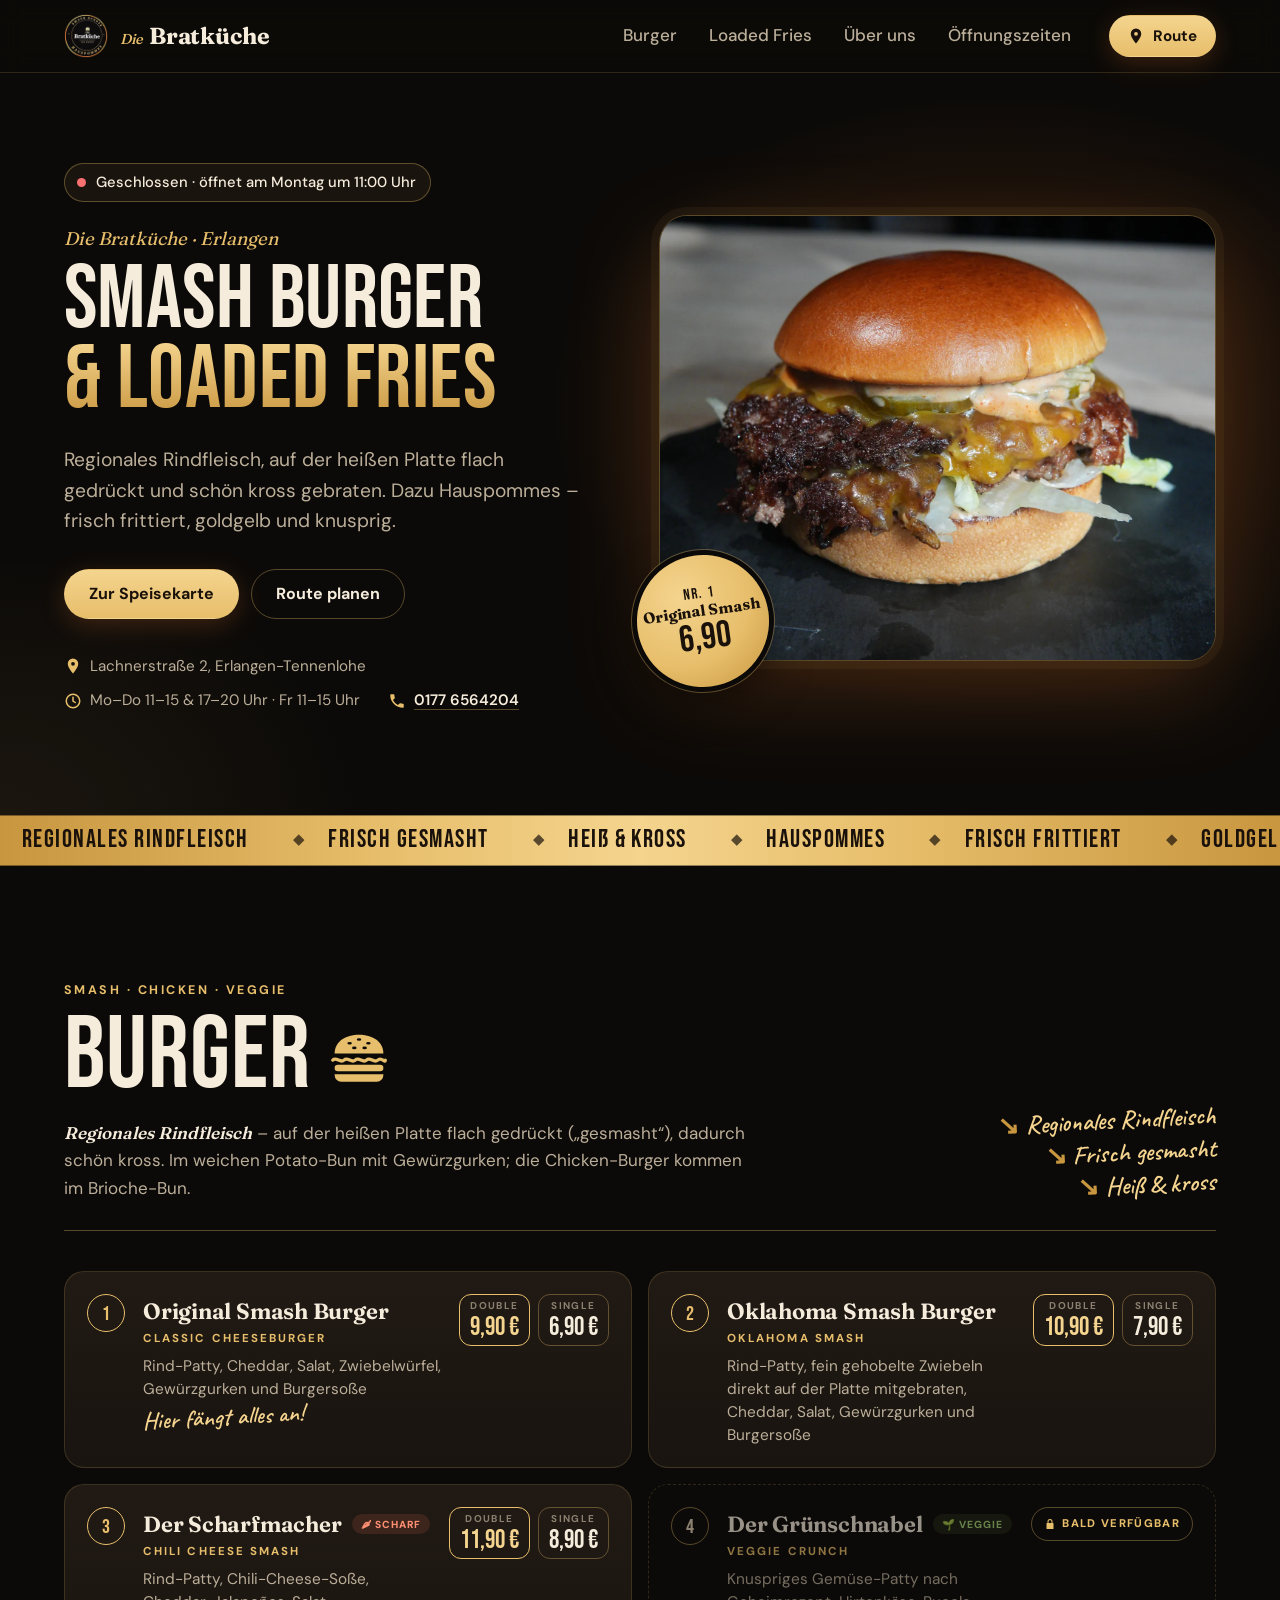
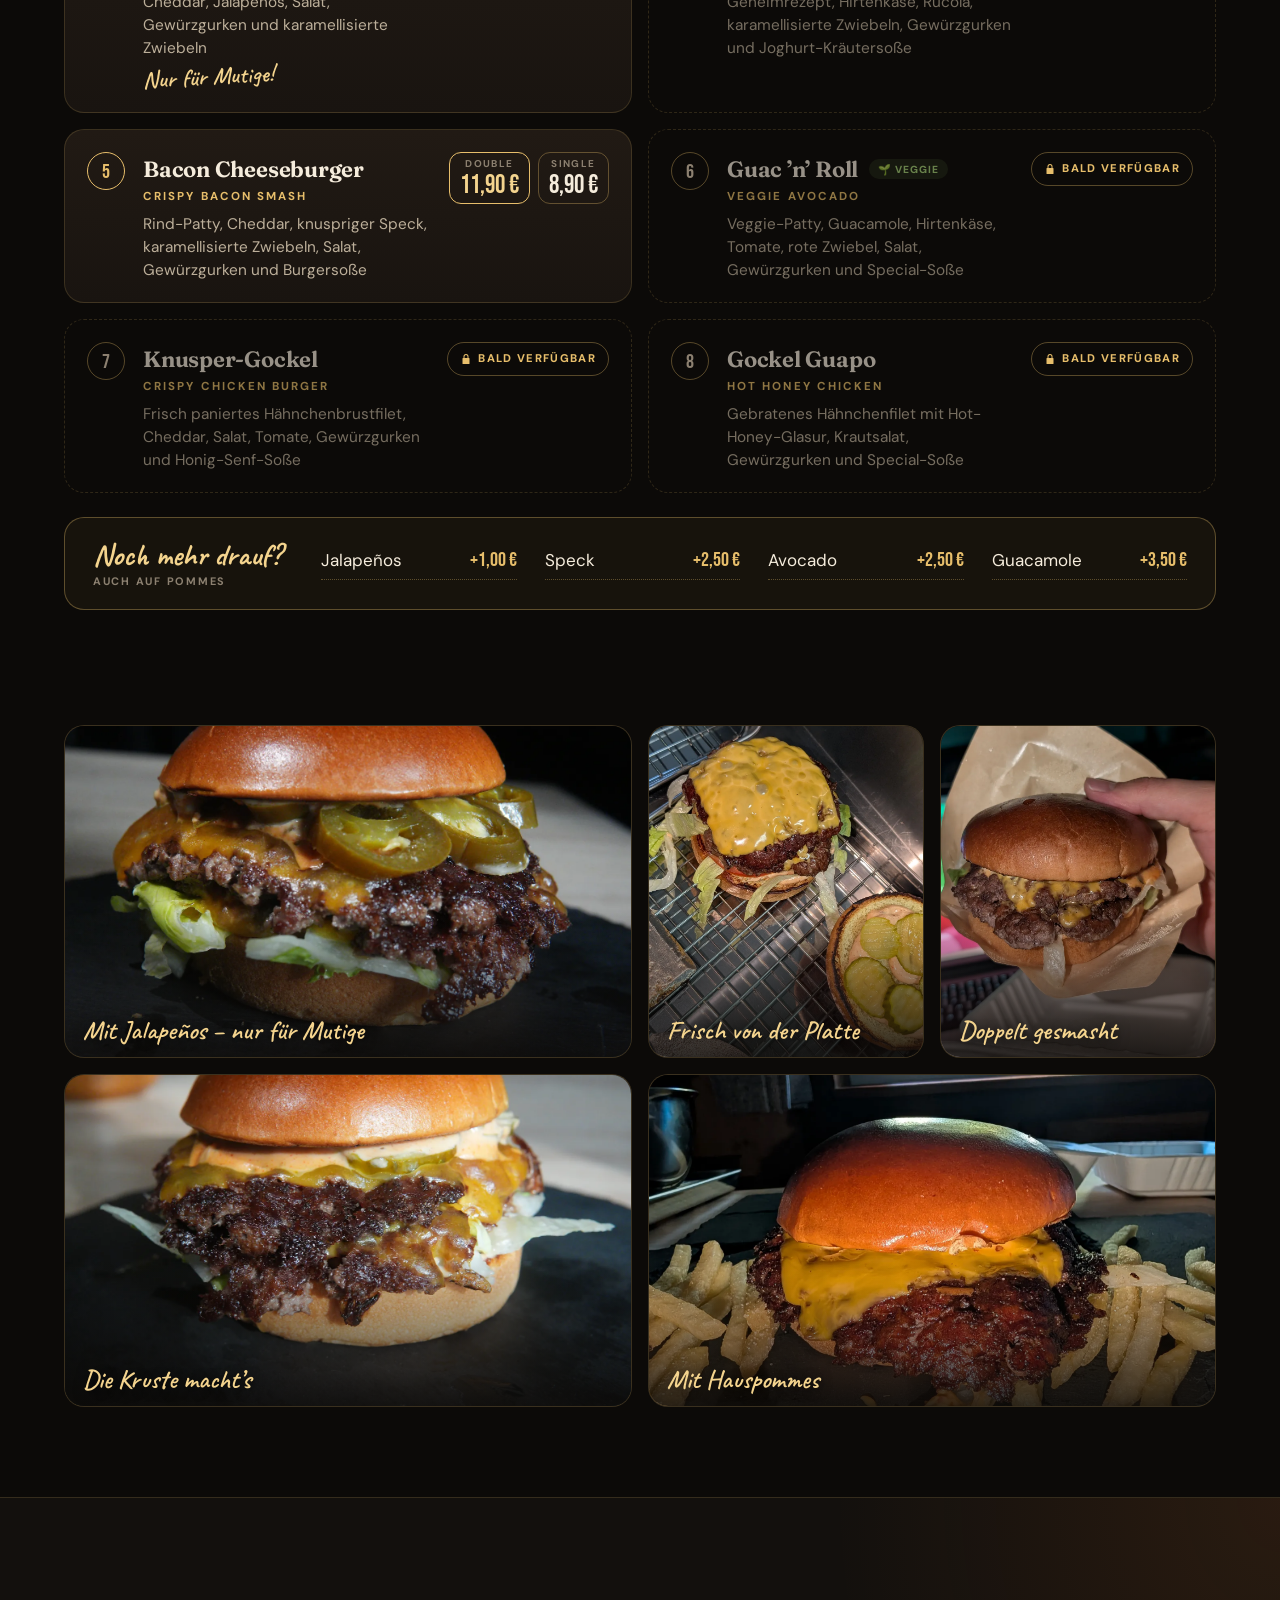
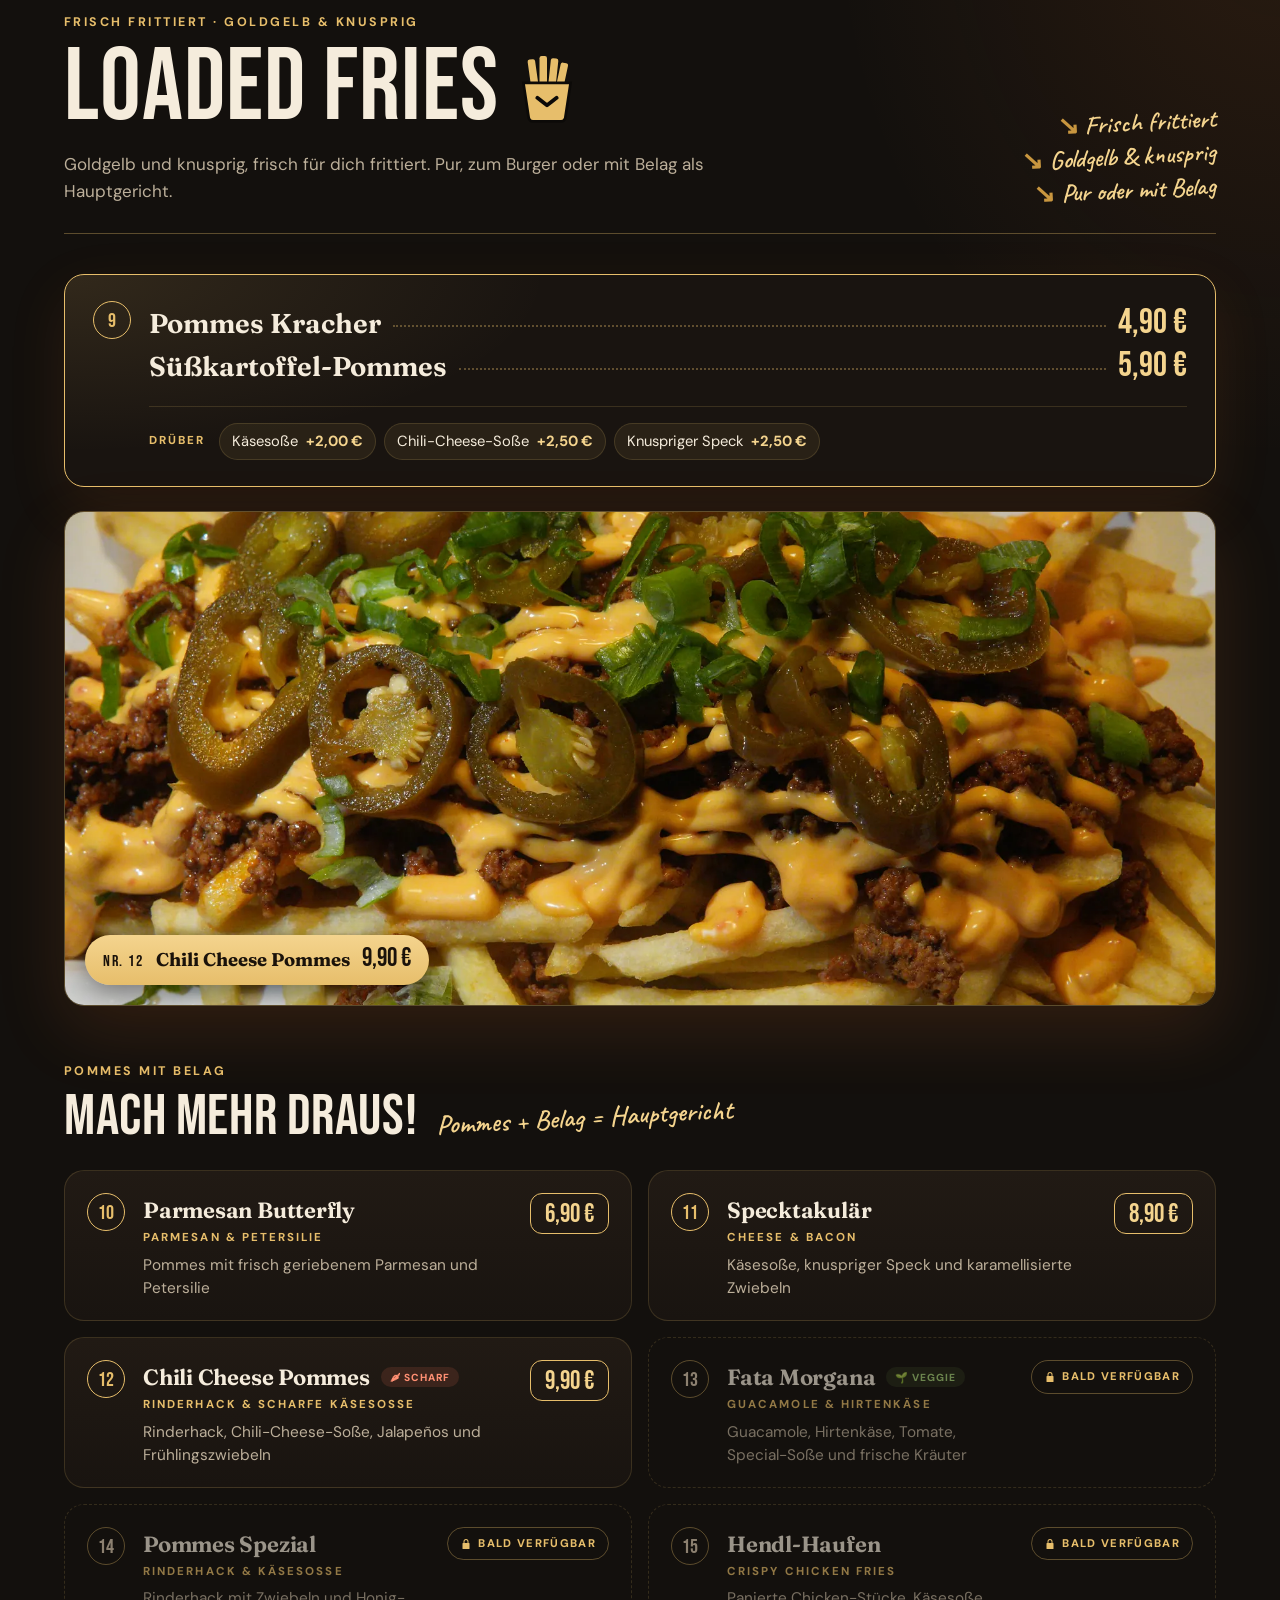
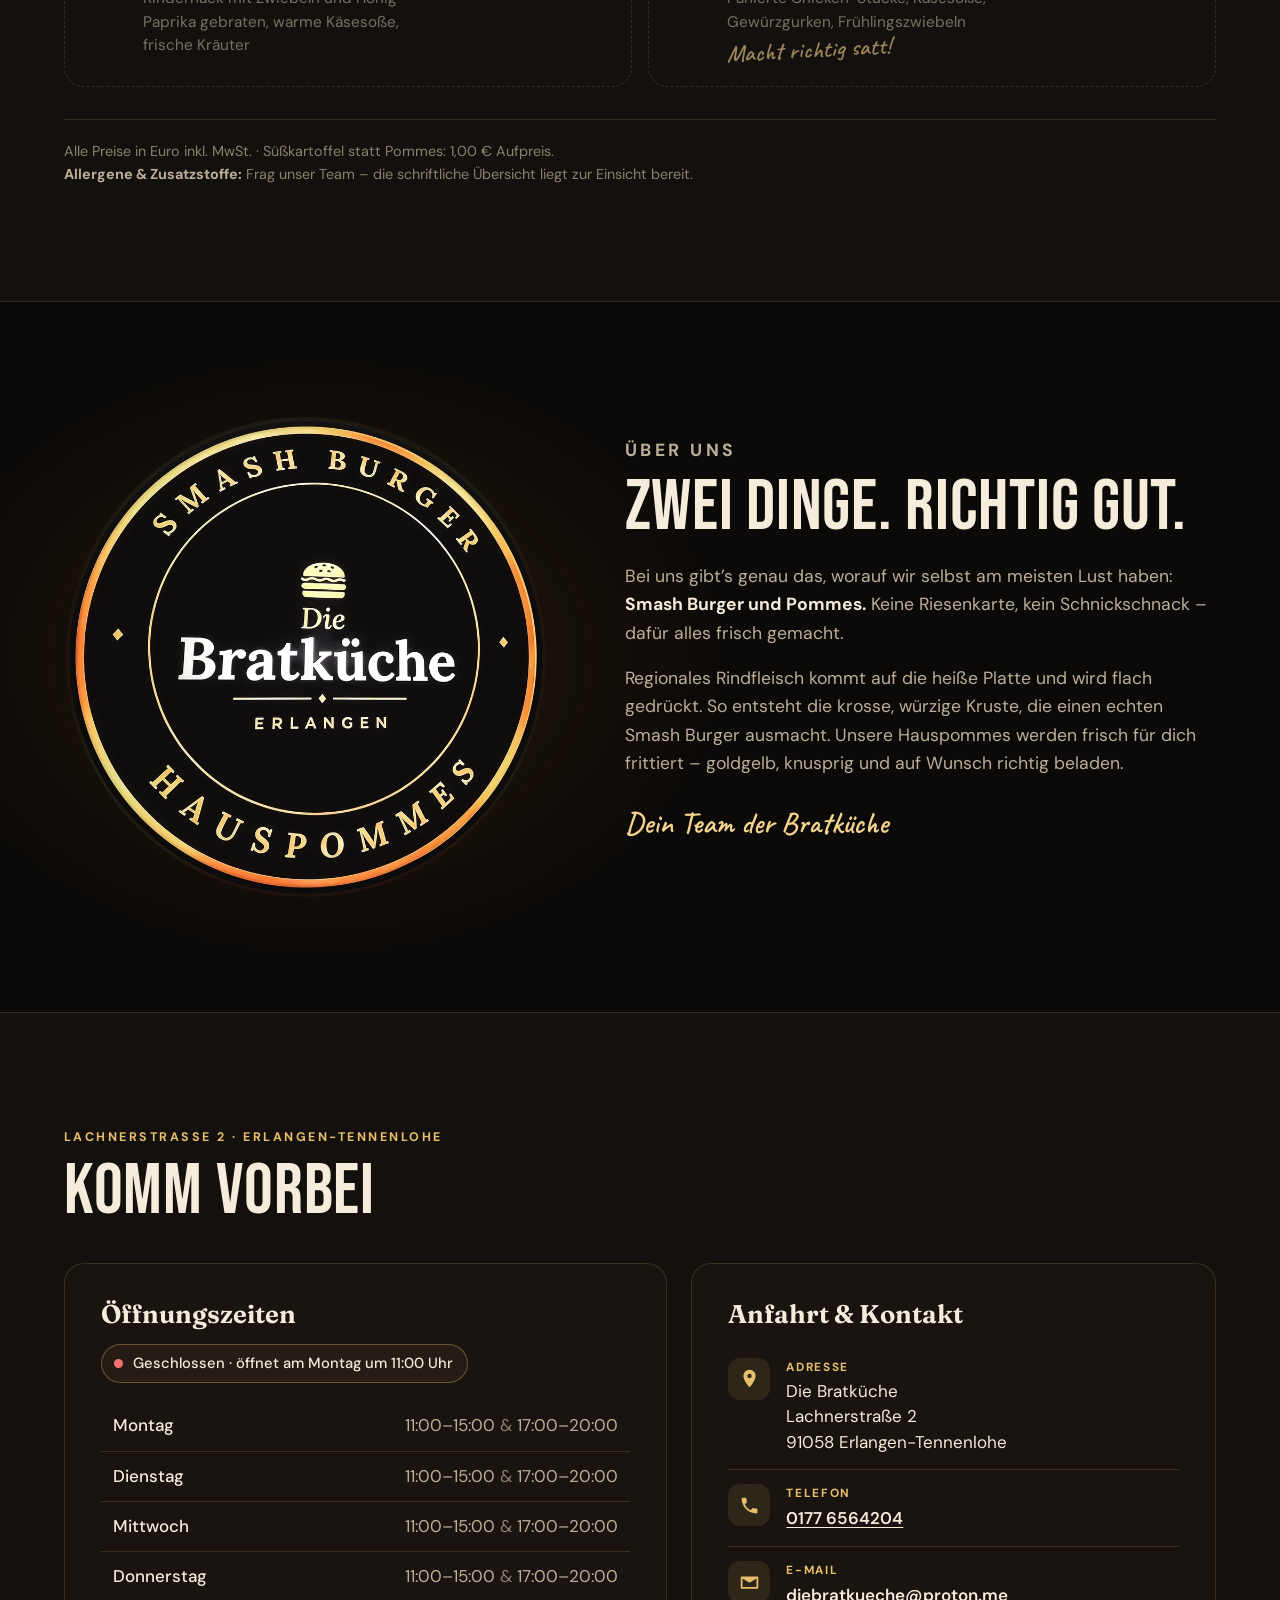
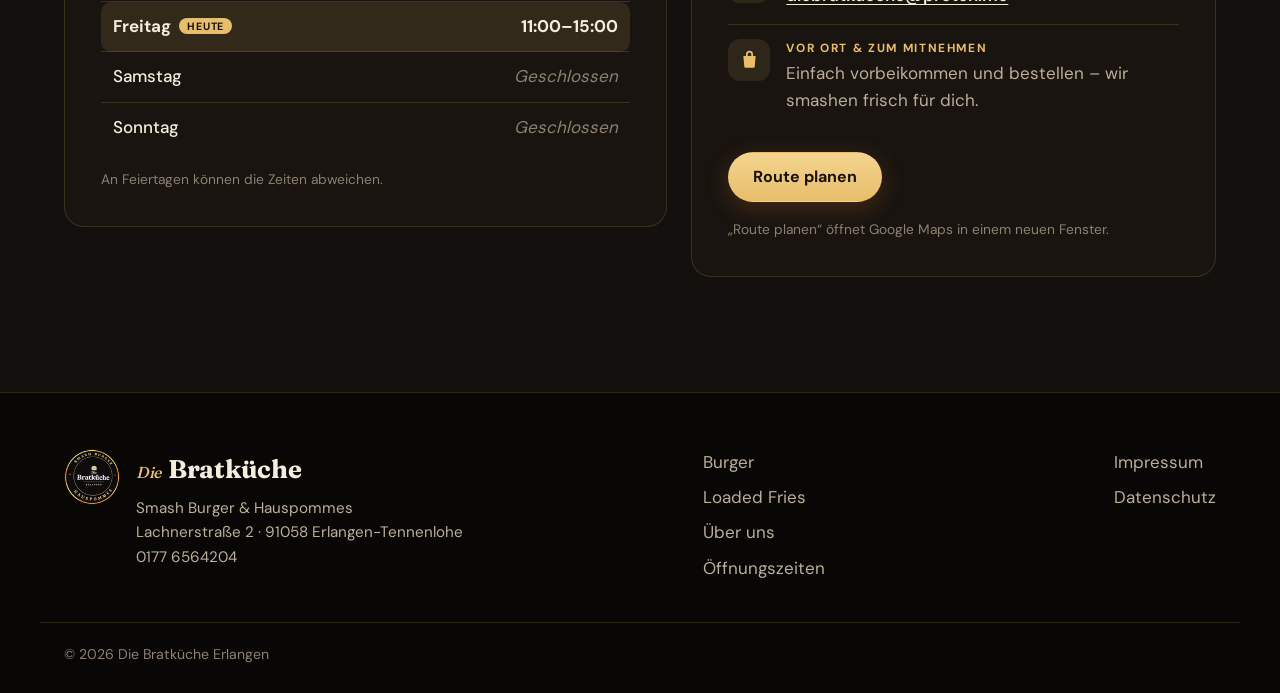
<file: index.html>
<!doctype html>
<html lang="de">
<head>
  <meta charset="utf-8">
  <meta name="viewport" content="width=device-width, initial-scale=1">
  <title>Die Bratküche Erlangen – Smash Burger &amp; Loaded Fries</title>
  <meta name="description" content="Smash Burger aus regionalem Rindfleisch und frisch frittierte Loaded Fries in Erlangen-Tennenlohe. Die Bratküche, Lachnerstraße 2 – Mo–Do 11–15 &amp; 17–20 Uhr, Fr 11–15 Uhr.">
  <meta name="theme-color" content="#0C0A08">
  <meta property="og:title" content="Die Bratküche Erlangen – Smash Burger &amp; Loaded Fries">
  <meta property="og:description" content="Regionales Rindfleisch, frisch gesmasht. Dazu Hauspommes – pur oder richtig beladen. Lachnerstraße 2, Erlangen-Tennenlohe.">
  <meta property="og:type" content="website">
  <meta property="og:locale" content="de_DE">
  <!-- ANPASSEN bei eigener Domain: die drei Adressen unten sowie robots.txt und sitemap.xml -->
  <link rel="canonical" href="https://varekai36.github.io/Haydar/">
  <meta property="og:url" content="https://varekai36.github.io/Haydar/">
  <meta property="og:image" content="https://varekai36.github.io/Haydar/assets/img/og-image.jpg">
  <meta property="og:image:width" content="1200">
  <meta property="og:image:height" content="630">
  <meta name="twitter:card" content="summary_large_image">
  <link rel="icon" href="assets/img/icon-192.png" type="image/png">
  <link rel="apple-touch-icon" href="assets/img/apple-touch-icon.png">
  <link rel="preload" href="assets/fonts/bebas-neue-latin-400-normal.woff2" as="font" type="font/woff2" crossorigin>
  <link rel="preload" href="assets/fonts/dm-sans-latin-wght-normal.woff2" as="font" type="font/woff2" crossorigin>
  <link rel="stylesheet" href="assets/css/style.css">
  <script>document.documentElement.classList.add("js")</script>

  <script type="application/ld+json">
  {
    "@context": "https://schema.org",
    "@type": "Restaurant",
    "name": "Die Bratküche",
    "description": "Smash Burger und Loaded Fries in Erlangen",
    "servesCuisine": ["Burger", "Pommes"],
    "priceRange": "€",
    "url": "https://varekai36.github.io/Haydar/",
    "image": "https://varekai36.github.io/Haydar/assets/img/og-image.jpg",
    "telephone": "+49 177 6564204",
    "email": "diebratkueche@proton.me",
    "address": {
      "@type": "PostalAddress",
      "streetAddress": "Lachnerstraße 2",
      "postalCode": "91058",
      "addressLocality": "Erlangen",
      "addressCountry": "DE"
    },
    "openingHoursSpecification": [
      { "@type": "OpeningHoursSpecification", "dayOfWeek": ["Monday", "Tuesday", "Wednesday", "Thursday", "Friday"], "opens": "11:00", "closes": "15:00" },
      { "@type": "OpeningHoursSpecification", "dayOfWeek": ["Monday", "Tuesday", "Wednesday", "Thursday"], "opens": "17:00", "closes": "20:00" }
    ]
  }
  </script>
</head>
<body>
  <a class="skip-link" href="#inhalt">Zum Inhalt springen</a>

  <!-- ===================== KOPFZEILE ===================== -->
  <header class="site-header">
    <div class="container header-inner">
      <a class="brand" href="#top" aria-label="Die Bratküche – zum Seitenanfang">
        <img class="brand-logo" src="assets/img/logo-96.png" width="44" height="44" alt="">
        <span class="brand-name"><small>Die</small> Bratküche</span>
      </a>

      <nav class="nav" id="hauptnavigation" aria-label="Hauptnavigation">
        <a href="#burger">Burger</a>
        <a href="#loaded-fries">Loaded Fries</a>
        <a href="#ueber-uns">Über uns</a>
        <a href="#besuch">Öffnungszeiten</a>
      </nav>

      <a class="btn btn-gold btn-small header-cta" href="https://www.google.com/maps/search/?api=1&amp;query=Die%20Bratk%C3%BCche%2C%20Lachnerstra%C3%9Fe%202%2C%2091058%20Erlangen" target="_blank" rel="noopener">
        <svg viewBox="0 0 24 24" aria-hidden="true"><path d="M12 2a7 7 0 0 0-7 7c0 5.2 7 13 7 13s7-7.8 7-13a7 7 0 0 0-7-7zm0 9.5A2.5 2.5 0 1 1 12 6.5a2.5 2.5 0 0 1 0 5z" fill="currentColor"/></svg>
        <span>Route</span>
      </a>

      <button class="nav-toggle" type="button" aria-expanded="false" aria-controls="hauptnavigation" aria-label="Menü öffnen">
        <span></span><span></span><span></span>
      </button>
    </div>
  </header>

  <main id="inhalt">

    <!-- ===================== HERO ===================== -->
    <section class="hero" id="top">
      <div class="container hero-inner">
        <div class="hero-copy">
          <p class="status" data-status aria-live="polite">
            <span class="status-dot" aria-hidden="true"></span>
            <a class="status-text" href="#besuch">Mo–Do 11–15 &amp; 17–20 Uhr · Fr 11–15 Uhr</a>
          </p>
          <p class="kicker">Die Bratküche · Erlangen</p>
          <h1 class="hero-title">Smash Burger <span>&amp; Loaded Fries</span></h1>
          <p class="lead">
            Regionales Rindfleisch, auf der heißen Platte flach gedrückt und schön kross gebraten.
            Dazu Hauspommes – frisch frittiert, goldgelb und knusprig.
          </p>
          <div class="hero-cta">
            <a class="btn btn-gold" href="#burger">Zur Speisekarte</a>
            <a class="btn btn-outline" href="https://www.google.com/maps/search/?api=1&amp;query=Die%20Bratk%C3%BCche%2C%20Lachnerstra%C3%9Fe%202%2C%2091058%20Erlangen" target="_blank" rel="noopener">Route planen</a>
          </div>
          <ul class="hero-facts">
            <li>
              <svg viewBox="0 0 24 24" aria-hidden="true"><path d="M12 2a7 7 0 0 0-7 7c0 5.2 7 13 7 13s7-7.8 7-13a7 7 0 0 0-7-7zm0 9.5A2.5 2.5 0 1 1 12 6.5a2.5 2.5 0 0 1 0 5z" fill="currentColor"/></svg>
              Lachnerstraße 2, Erlangen-Tennenlohe
            </li>
            <li>
              <svg viewBox="0 0 24 24" aria-hidden="true"><circle cx="12" cy="12" r="9" fill="none" stroke="currentColor" stroke-width="2"/><path d="M12 7v5l3 2" stroke="currentColor" stroke-width="2" stroke-linecap="round" fill="none"/></svg>
              Mo–Do 11–15 &amp; 17–20 Uhr · Fr 11–15 Uhr
            </li>
            <li>
              <svg viewBox="0 0 24 24" aria-hidden="true"><path d="M6.6 10.8a15.1 15.1 0 0 0 6.6 6.6l2.2-2.2a1 1 0 0 1 1-.25 11.4 11.4 0 0 0 3.6.57 1 1 0 0 1 1 1V20a1 1 0 0 1-1 1A17 17 0 0 1 3 4a1 1 0 0 1 1-1h3.5a1 1 0 0 1 1 1c0 1.25.2 2.45.57 3.57a1 1 0 0 1-.25 1z" fill="currentColor"/></svg>
              <a href="tel:+491776564204">0177 6564204</a>
            </li>
          </ul>
        </div>

        <figure class="hero-visual">
          <picture>
            <source srcset="assets/img/burger-hero.webp" type="image/webp">
            <img src="assets/img/burger-hero.jpg" width="1800" height="1200" alt="Original Smash Burger mit zwei krossen Patties, Cheddar, Gewürzgurken, Burgersoße und Salat" fetchpriority="high">
          </picture>
          <div class="badge" aria-hidden="true">
            <span class="badge-no">Nr. 1</span>
            <span class="badge-name">Original Smash</span>
            <span class="badge-price">6,90</span>
          </div>
        </figure>
      </div>
    </section>

    <!-- ===================== LAUFBAND ===================== -->
    <div class="band" aria-hidden="true">
      <div class="band-track">
        <span>Regionales Rindfleisch</span><span>Frisch gesmasht</span><span>Heiß &amp; kross</span><span>Hauspommes</span><span>Frisch frittiert</span><span>Goldgelb &amp; knusprig</span>
        <span>Regionales Rindfleisch</span><span>Frisch gesmasht</span><span>Heiß &amp; kross</span><span>Hauspommes</span><span>Frisch frittiert</span><span>Goldgelb &amp; knusprig</span>
      </div>
    </div>

    <!-- ===================== BURGER ===================== -->
    <!-- ANPASSEN: Burger, Beschreibungen und Preise.
         Gericht freischalten: bei <li class="item is-soon"> das "is-soon" entfernen
         und den Block <span class="soon">…</span> durch die Preise ersetzen (wie bei Nr. 1). -->
    <section class="section menu" id="burger">
      <div class="container">
        <header class="menu-head">
          <div>
            <p class="eyebrow">Smash · Chicken · Veggie</p>
            <h2 class="menu-title">
              Burger
              <svg class="menu-icon" viewBox="0 0 64 56" aria-hidden="true">
                <path d="M6 24C6 11 18 4 32 4s26 7 26 20z" fill="currentColor"/>
                <g fill="#0C0A08"><ellipse cx="22" cy="13" rx="2.4" ry="1.4"/><ellipse cx="32" cy="9" rx="2.4" ry="1.4"/><ellipse cx="42" cy="13" rx="2.4" ry="1.4"/><ellipse cx="27" cy="18" rx="2.4" ry="1.4"/><ellipse cx="38" cy="18" rx="2.4" ry="1.4"/></g>
                <path d="M4 31c4-4 8 4 12 0s8 4 12 0 8 4 12 0 8 4 12 0 8 4 8 0" stroke="currentColor" stroke-width="3.5" stroke-linecap="round" fill="none"/>
                <rect x="6" y="36" width="52" height="7" rx="3.5" fill="currentColor"/>
                <path d="M6 46h52v1a7 7 0 0 1-7 7H13a7 7 0 0 1-7-7z" fill="currentColor"/>
              </svg>
            </h2>
            <p class="menu-intro">
              <strong>Regionales Rindfleisch</strong> – auf der heißen Platte flach gedrückt („gesmasht“),
              dadurch schön kross. Im weichen Potato-Bun mit Gewürzgurken; die Chicken-Burger kommen im Brioche-Bun.
            </p>
          </div>
          <ul class="hand-notes" aria-label="Das macht unsere Burger aus">
            <li>Regionales Rindfleisch</li>
            <li>Frisch gesmasht</li>
            <li>Heiß &amp; kross</li>
          </ul>
        </header>

        <ol class="items">
          <li class="item">
            <span class="item-no">1</span>
            <div class="item-body">
              <h3>Original Smash Burger</h3>
              <p class="item-sub">Classic Cheeseburger</p>
              <p class="item-desc">Rind-Patty, Cheddar, Salat, Zwiebelwürfel, Gewürzgurken und Burgersoße</p>
              <p class="note">Hier fängt alles an!</p>
            </div>
            <div class="prices">
              <span class="price-box"><small>Double</small>9,90&nbsp;€</span>
              <span class="price-box"><small>Single</small>6,90&nbsp;€</span>
            </div>
          </li>

          <li class="item">
            <span class="item-no">2</span>
            <div class="item-body">
              <h3>Oklahoma Smash Burger</h3>
              <p class="item-sub">Oklahoma Smash</p>
              <p class="item-desc">Rind-Patty, fein gehobelte Zwiebeln direkt auf der Platte mitgebraten, Cheddar, Salat, Gewürzgurken und Burgersoße</p>
            </div>
            <div class="prices">
              <span class="price-box"><small>Double</small>10,90&nbsp;€</span>
              <span class="price-box"><small>Single</small>7,90&nbsp;€</span>
            </div>
          </li>

          <li class="item">
            <span class="item-no">3</span>
            <div class="item-body">
              <h3>Der Scharfmacher <span class="tag tag-hot">Scharf</span></h3>
              <p class="item-sub">Chili Cheese Smash</p>
              <p class="item-desc">Rind-Patty, Chili-Cheese-Soße, Cheddar, Jalapeños, Salat, Gewürzgurken und karamellisierte Zwiebeln</p>
              <p class="note">Nur für Mutige!</p>
            </div>
            <div class="prices">
              <span class="price-box"><small>Double</small>11,90&nbsp;€</span>
              <span class="price-box"><small>Single</small>8,90&nbsp;€</span>
            </div>
          </li>

          <li class="item is-soon">
            <span class="item-no">4</span>
            <div class="item-body">
              <h3>Der Grünschnabel <span class="tag tag-veg">Veggie</span></h3>
              <p class="item-sub">Veggie Crunch</p>
              <p class="item-desc">Knuspriges Gemüse-Patty nach Geheimrezept, Hirtenkäse, Rucola, karamellisierte Zwiebeln, Gewürzgurken und Joghurt-Kräutersoße</p>
            </div>
            <span class="soon">Bald verfügbar</span>
          </li>

          <li class="item">
            <span class="item-no">5</span>
            <div class="item-body">
              <h3>Bacon Cheeseburger</h3>
              <p class="item-sub">Crispy Bacon Smash</p>
              <p class="item-desc">Rind-Patty, Cheddar, knuspriger Speck, karamellisierte Zwiebeln, Salat, Gewürzgurken und Burgersoße</p>
            </div>
            <div class="prices">
              <span class="price-box"><small>Double</small>11,90&nbsp;€</span>
              <span class="price-box"><small>Single</small>8,90&nbsp;€</span>
            </div>
          </li>

          <li class="item is-soon">
            <span class="item-no">6</span>
            <div class="item-body">
              <h3>Guac ’n’ Roll <span class="tag tag-veg">Veggie</span></h3>
              <p class="item-sub">Veggie Avocado</p>
              <p class="item-desc">Veggie-Patty, Guacamole, Hirtenkäse, Tomate, rote Zwiebel, Salat, Gewürzgurken und Special-Soße</p>
            </div>
            <span class="soon">Bald verfügbar</span>
          </li>

          <li class="item is-soon">
            <span class="item-no">7</span>
            <div class="item-body">
              <h3>Knusper-Gockel</h3>
              <p class="item-sub">Crispy Chicken Burger</p>
              <p class="item-desc">Frisch paniertes Hähnchenbrustfilet, Cheddar, Salat, Tomate, Gewürzgurken und Honig-Senf-Soße</p>
            </div>
            <span class="soon">Bald verfügbar</span>
          </li>

          <li class="item is-soon">
            <span class="item-no">8</span>
            <div class="item-body">
              <h3>Gockel Guapo</h3>
              <p class="item-sub">Hot Honey Chicken</p>
              <p class="item-desc">Gebratenes Hähnchenfilet mit Hot-Honey-Glasur, Krautsalat, Gewürzgurken und Special-Soße</p>
            </div>
            <span class="soon">Bald verfügbar</span>
          </li>
        </ol>

        <aside class="extras">
          <p class="extras-title">Noch mehr drauf? <small>Auch auf Pommes</small></p>
          <ul class="extras-list">
            <li><span>Jalapeños</span><span>+1,00&nbsp;€</span></li>
            <li><span>Speck</span><span>+2,50&nbsp;€</span></li>
            <li><span>Avocado</span><span>+2,50&nbsp;€</span></li>
            <li><span>Guacamole</span><span>+3,50&nbsp;€</span></li>
          </ul>
        </aside>
      </div>
    </section>

    <!-- ===================== GALERIE ===================== -->
    <section class="gallery" aria-label="Fotos aus der Bratküche">
      <div class="container">
        <div class="gallery-grid">
          <figure class="is-wide">
            <picture>
              <source srcset="assets/img/burger-jalapenos.webp" type="image/webp">
              <img src="assets/img/burger-jalapenos.jpg" width="1400" height="933" loading="lazy" alt="Smash Burger mit Jalapeños, Cheddar, Salat und Burgersoße">
            </picture>
            <figcaption>Mit Jalapeños – nur für Mutige</figcaption>
          </figure>
          <figure>
            <picture>
              <source srcset="assets/img/burger-zubereitung.webp" type="image/webp">
              <img src="assets/img/burger-zubereitung.jpg" width="1000" height="1333" loading="lazy" alt="Double Smash Burger mit Cheddar, Salat und Tomate, daneben das Bun mit Burgersoße und Gewürzgurken">
            </picture>
            <figcaption>Frisch von der Platte</figcaption>
          </figure>
          <figure>
            <picture>
              <source srcset="assets/img/burger-double.webp" type="image/webp">
              <img src="assets/img/burger-double.jpg" width="1000" height="1333" loading="lazy" alt="Double Smash Burger mit krossen Patties und Cheddar in Burgerpapier">
            </picture>
            <figcaption>Doppelt gesmasht</figcaption>
          </figure>
          <figure class="is-wide">
            <picture>
              <source srcset="assets/img/burger-kruste.webp" type="image/webp">
              <img src="assets/img/burger-kruste.jpg" width="1400" height="933" loading="lazy" alt="Nahaufnahme der krossen Smash-Patties mit geschmolzenem Cheddar und Gewürzgurken">
            </picture>
            <figcaption>Die Kruste macht’s</figcaption>
          </figure>
          <figure class="is-wide">
            <picture>
              <source srcset="assets/img/burger-pommes.webp" type="image/webp">
              <img src="assets/img/burger-pommes.jpg" width="1800" height="1012" loading="lazy" alt="Smash Burger mit geschmolzenem Cheddar im Brioche-Bun, daneben Pommes">
            </picture>
            <figcaption>Mit Hauspommes</figcaption>
          </figure>
        </div>
      </div>
    </section>

    <!-- ===================== LOADED FRIES ===================== -->
    <section class="section menu menu-fries" id="loaded-fries">
      <div class="container">
        <header class="menu-head">
          <div>
            <p class="eyebrow">Frisch frittiert · Goldgelb &amp; knusprig</p>
            <h2 class="menu-title">
              Loaded Fries
              <svg class="menu-icon" viewBox="0 0 56 64" aria-hidden="true">
                <g fill="currentColor">
                  <rect x="12" y="4" width="7" height="34" rx="2" transform="rotate(-8 15 21)"/>
                  <rect x="21" y="1" width="7" height="36" rx="2"/>
                  <rect x="30" y="3" width="7" height="34" rx="2" transform="rotate(6 33 20)"/>
                  <rect x="38" y="7" width="7" height="30" rx="2" transform="rotate(12 41 22)"/>
                </g>
                <path d="M6 26h44l-5 33a4 4 0 0 1-4 3H15a4 4 0 0 1-4-3z" fill="currentColor" stroke="#0C0A08" stroke-width="2.5"/>
                <path d="M19 40l9 7 9-7" stroke="#0C0A08" stroke-width="3.5" stroke-linecap="round" stroke-linejoin="round" fill="none"/>
              </svg>
            </h2>
            <p class="menu-intro">
              Goldgelb und knusprig, frisch für dich frittiert.
              Pur, zum Burger oder mit Belag als Hauptgericht.
            </p>
          </div>
          <ul class="hand-notes" aria-label="Das macht unsere Pommes aus">
            <li>Frisch frittiert</li>
            <li>Goldgelb &amp; knusprig</li>
            <li>Pur oder mit Belag</li>
          </ul>
        </header>

        <div class="fries-base">
          <span class="item-no">9</span>
          <div class="fries-base-body">
            <ul class="base-list">
              <li><h3>Pommes Kracher</h3><span class="dots"></span><span class="base-price">4,90&nbsp;€</span></li>
              <li><h3>Süßkartoffel-Pommes</h3><span class="dots"></span><span class="base-price">5,90&nbsp;€</span></li>
            </ul>
            <p class="toppings">
              <span class="toppings-label">Drüber</span>
              <span class="topping">Käsesoße <b>+2,00&nbsp;€</b></span>
              <span class="topping">Chili-Cheese-Soße <b>+2,50&nbsp;€</b></span>
              <span class="topping">Knuspriger Speck <b>+2,50&nbsp;€</b></span>
            </p>
          </div>
        </div>

        <figure class="fries-feature">
          <picture>
            <source srcset="assets/img/chili-cheese-pommes.webp" type="image/webp">
            <img src="assets/img/chili-cheese-pommes.jpg" width="1800" height="1200" loading="lazy" alt="Chili Cheese Pommes mit Rinderhack, Chili-Cheese-Soße, Jalapeños und Frühlingszwiebeln">
          </picture>
          <figcaption class="feature-tag">
            <span class="feature-no">Nr. 12</span>
            <span class="feature-name">Chili Cheese Pommes</span>
            <span class="feature-price">9,90&nbsp;€</span>
          </figcaption>
        </figure>

        <div class="subhead">
          <p class="eyebrow">Pommes mit Belag</p>
          <h3 class="subhead-title">Mach mehr draus!</h3>
          <p class="note note-inline">Pommes + Belag = Hauptgericht</p>
        </div>

        <ol class="items">
          <li class="item">
            <span class="item-no">10</span>
            <div class="item-body">
              <h3>Parmesan Butterfly</h3>
              <p class="item-sub">Parmesan &amp; Petersilie</p>
              <p class="item-desc">Pommes mit frisch geriebenem Parmesan und Petersilie</p>
            </div>
            <div class="prices"><span class="price-box price-single">6,90&nbsp;€</span></div>
          </li>

          <li class="item">
            <span class="item-no">11</span>
            <div class="item-body">
              <h3>Specktakulär</h3>
              <p class="item-sub">Cheese &amp; Bacon</p>
              <p class="item-desc">Käsesoße, knuspriger Speck und karamellisierte Zwiebeln</p>
            </div>
            <div class="prices"><span class="price-box price-single">8,90&nbsp;€</span></div>
          </li>

          <li class="item">
            <span class="item-no">12</span>
            <div class="item-body">
              <h3>Chili Cheese Pommes <span class="tag tag-hot">Scharf</span></h3>
              <p class="item-sub">Rinderhack &amp; scharfe Käsesoße</p>
              <p class="item-desc">Rinderhack, Chili-Cheese-Soße, Jalapeños und Frühlingszwiebeln</p>
            </div>
            <div class="prices"><span class="price-box price-single">9,90&nbsp;€</span></div>
          </li>

          <li class="item is-soon">
            <span class="item-no">13</span>
            <div class="item-body">
              <h3>Fata Morgana <span class="tag tag-veg">Veggie</span></h3>
              <p class="item-sub">Guacamole &amp; Hirtenkäse</p>
              <p class="item-desc">Guacamole, Hirtenkäse, Tomate, Special-Soße und frische Kräuter</p>
            </div>
            <span class="soon">Bald verfügbar</span>
          </li>

          <li class="item is-soon">
            <span class="item-no">14</span>
            <div class="item-body">
              <h3>Pommes Spezial</h3>
              <p class="item-sub">Rinderhack &amp; Käsesoße</p>
              <p class="item-desc">Rinderhack mit Zwiebeln und Honig-Paprika gebraten, warme Käsesoße, frische Kräuter</p>
            </div>
            <span class="soon">Bald verfügbar</span>
          </li>

          <li class="item is-soon">
            <span class="item-no">15</span>
            <div class="item-body">
              <h3>Hendl-Haufen</h3>
              <p class="item-sub">Crispy Chicken Fries</p>
              <p class="item-desc">Panierte Chicken-Stücke, Käsesoße, Gewürzgurken, Frühlingszwiebeln</p>
              <p class="note">Macht richtig satt!</p>
            </div>
            <span class="soon">Bald verfügbar</span>
          </li>
        </ol>

        <p class="menu-note">
          Alle Preise in Euro inkl. MwSt. · Süßkartoffel statt Pommes: 1,00&nbsp;€ Aufpreis.<br>
          <strong>Allergene &amp; Zusatzstoffe:</strong> Frag unser Team – die schriftliche Übersicht liegt zur Einsicht bereit.
        </p>
      </div>
    </section>

    <!-- ===================== ÜBER UNS ===================== -->
    <section class="section about" id="ueber-uns">
      <div class="container about-grid">
        <figure class="about-logo">
          <picture>
            <source srcset="assets/img/logo-schild.webp" type="image/webp">
            <img src="assets/img/logo-schild.jpg" width="900" height="900" loading="lazy" alt="Leuchtschild der Bratküche Erlangen: Smash Burger und Hauspommes">
          </picture>
        </figure>
        <div class="about-copy">
          <p class="eyebrow">Über uns</p>
          <h2 class="section-title">Zwei Dinge. Richtig gut.</h2>
          <p>
            Bei uns gibt’s genau das, worauf wir selbst am meisten Lust haben:
            <strong>Smash Burger und Pommes.</strong> Keine Riesenkarte, kein Schnickschnack –
            dafür alles frisch gemacht.
          </p>
          <p>
            Regionales Rindfleisch kommt auf die heiße Platte und wird flach gedrückt.
            So entsteht die krosse, würzige Kruste, die einen echten Smash Burger ausmacht.
            Unsere Hauspommes werden frisch für dich frittiert – goldgelb, knusprig und
            auf Wunsch richtig beladen.
          </p>
          <p class="signature">Dein Team der Bratküche</p>
        </div>
      </div>
    </section>

    <!-- ===================== BESUCH ===================== -->
    <section class="section visit" id="besuch">
      <div class="container">
        <header class="visit-head">
          <p class="eyebrow">Lachnerstraße 2 · Erlangen-Tennenlohe</p>
          <h2 class="section-title">Komm vorbei</h2>
        </header>

        <div class="visit-grid">
          <!-- ANPASSEN: Öffnungszeiten.
               data-day: 0 = Sonntag, 1 = Montag, … 6 = Samstag
               data-hours: Zeitfenster „HH:MM-HH:MM“, mehrere mit Komma trennen. Ruhetag: data-hours weglassen.
               Daraus berechnet die Seite automatisch „Jetzt geöffnet“, „Mittagspause“ oder „Geschlossen“. -->
          <article class="card hours" id="zeiten">
            <h3>Öffnungszeiten</h3>
            <p class="status" data-status aria-live="polite">
              <span class="status-dot" aria-hidden="true"></span>
              <span class="status-text">Mo–Do 11–15 &amp; 17–20 Uhr · Fr 11–15 Uhr</span>
            </p>
            <table class="hours-table">
              <caption class="visually-hidden">Öffnungszeiten der Bratküche</caption>
              <tbody>
                <tr data-day="1" data-hours="11:00-15:00,17:00-20:00"><th scope="row">Montag</th><td><span>11:00–15:00</span> <span>17:00–20:00</span></td></tr>
                <tr data-day="2" data-hours="11:00-15:00,17:00-20:00"><th scope="row">Dienstag</th><td><span>11:00–15:00</span> <span>17:00–20:00</span></td></tr>
                <tr data-day="3" data-hours="11:00-15:00,17:00-20:00"><th scope="row">Mittwoch</th><td><span>11:00–15:00</span> <span>17:00–20:00</span></td></tr>
                <tr data-day="4" data-hours="11:00-15:00,17:00-20:00"><th scope="row">Donnerstag</th><td><span>11:00–15:00</span> <span>17:00–20:00</span></td></tr>
                <tr data-day="5" data-hours="11:00-15:00"><th scope="row">Freitag</th><td><span>11:00–15:00</span></td></tr>
                <tr data-day="6"><th scope="row">Samstag</th><td>Geschlossen</td></tr>
                <tr data-day="0"><th scope="row">Sonntag</th><td>Geschlossen</td></tr>
              </tbody>
            </table>
            <p class="small-print">An Feiertagen können die Zeiten abweichen.</p>
          </article>

          <article class="card contact" id="kontakt">
            <h3>Anfahrt &amp; Kontakt</h3>
            <ul class="contact-list">
              <li>
                <span class="contact-icon" aria-hidden="true">
                  <svg viewBox="0 0 24 24"><path d="M12 2a7 7 0 0 0-7 7c0 5.2 7 13 7 13s7-7.8 7-13a7 7 0 0 0-7-7zm0 9.5A2.5 2.5 0 1 1 12 6.5a2.5 2.5 0 0 1 0 5z" fill="currentColor"/></svg>
                </span>
                <div>
                  <span class="contact-label">Adresse</span>
                  <address>Die Bratküche<br>Lachnerstraße 2<br>91058 Erlangen-Tennenlohe</address>
                </div>
              </li>
              <li>
                <span class="contact-icon" aria-hidden="true">
                  <svg viewBox="0 0 24 24"><path d="M6.6 10.8a15.1 15.1 0 0 0 6.6 6.6l2.2-2.2a1 1 0 0 1 1-.25 11.4 11.4 0 0 0 3.6.57 1 1 0 0 1 1 1V20a1 1 0 0 1-1 1A17 17 0 0 1 3 4a1 1 0 0 1 1-1h3.5a1 1 0 0 1 1 1c0 1.25.2 2.45.57 3.57a1 1 0 0 1-.25 1z" fill="currentColor"/></svg>
                </span>
                <div>
                  <span class="contact-label">Telefon</span>
                  <a href="tel:+491776564204">0177 6564204</a>
                </div>
              </li>
              <li>
                <span class="contact-icon" aria-hidden="true">
                  <svg viewBox="0 0 24 24"><path d="M3 5h18a1 1 0 0 1 1 1v12a1 1 0 0 1-1 1H3a1 1 0 0 1-1-1V6a1 1 0 0 1 1-1zm9 7.2L4 7.3V17h16V7.3z" fill="currentColor"/></svg>
                </span>
                <div>
                  <span class="contact-label">E-Mail</span>
                  <a href="mailto:diebratkueche@proton.me">diebratkueche@proton.me</a>
                </div>
              </li>
              <li>
                <span class="contact-icon" aria-hidden="true">
                  <svg viewBox="0 0 24 24"><path d="M5 8h14l-1 12a1.5 1.5 0 0 1-1.5 1.4h-9A1.5 1.5 0 0 1 6 20z" fill="currentColor"/><path d="M9 10V6a3 3 0 0 1 6 0v4" stroke="currentColor" stroke-width="2" stroke-linecap="round" fill="none"/></svg>
                </span>
                <div>
                  <span class="contact-label">Vor Ort &amp; zum Mitnehmen</span>
                  <p>Einfach vorbeikommen und bestellen – wir smashen frisch für dich.</p>
                </div>
              </li>
            </ul>
            <div class="contact-cta">
              <a class="btn btn-gold" href="https://www.google.com/maps/search/?api=1&amp;query=Die%20Bratk%C3%BCche%2C%20Lachnerstra%C3%9Fe%202%2C%2091058%20Erlangen" target="_blank" rel="noopener">Route planen</a>
            </div>
            <p class="small-print">„Route planen“ öffnet Google Maps in einem neuen Fenster.</p>
          </article>
        </div>
      </div>
    </section>

  </main>

  <!-- ===================== FUSSZEILE ===================== -->
  <footer class="site-footer">
    <div class="container footer-inner">
      <div class="footer-brand">
        <img src="assets/img/logo-96.png" width="56" height="56" alt="" loading="lazy">
        <div>
          <span class="brand-name"><small>Die</small> Bratküche</span>
          <p>Smash Burger &amp; Hauspommes<br>Lachnerstraße 2 · 91058 Erlangen-Tennenlohe<br><a href="tel:+491776564204">0177 6564204</a></p>
        </div>
      </div>
      <nav class="footer-nav" aria-label="Fußzeile">
        <a href="#burger">Burger</a>
        <a href="#loaded-fries">Loaded Fries</a>
        <a href="#ueber-uns">Über uns</a>
        <a href="#besuch">Öffnungszeiten</a>
      </nav>
      <nav class="footer-nav" aria-label="Rechtliches">
        <a href="impressum.html">Impressum</a>
        <a href="datenschutz.html">Datenschutz</a>
      </nav>
    </div>
    <div class="container footer-bottom">
      <p>© <span data-year>2026</span> Die Bratküche Erlangen</p>
    </div>
  </footer>

  <script src="assets/js/main.js" defer></script>
</body>
</html>
</file>
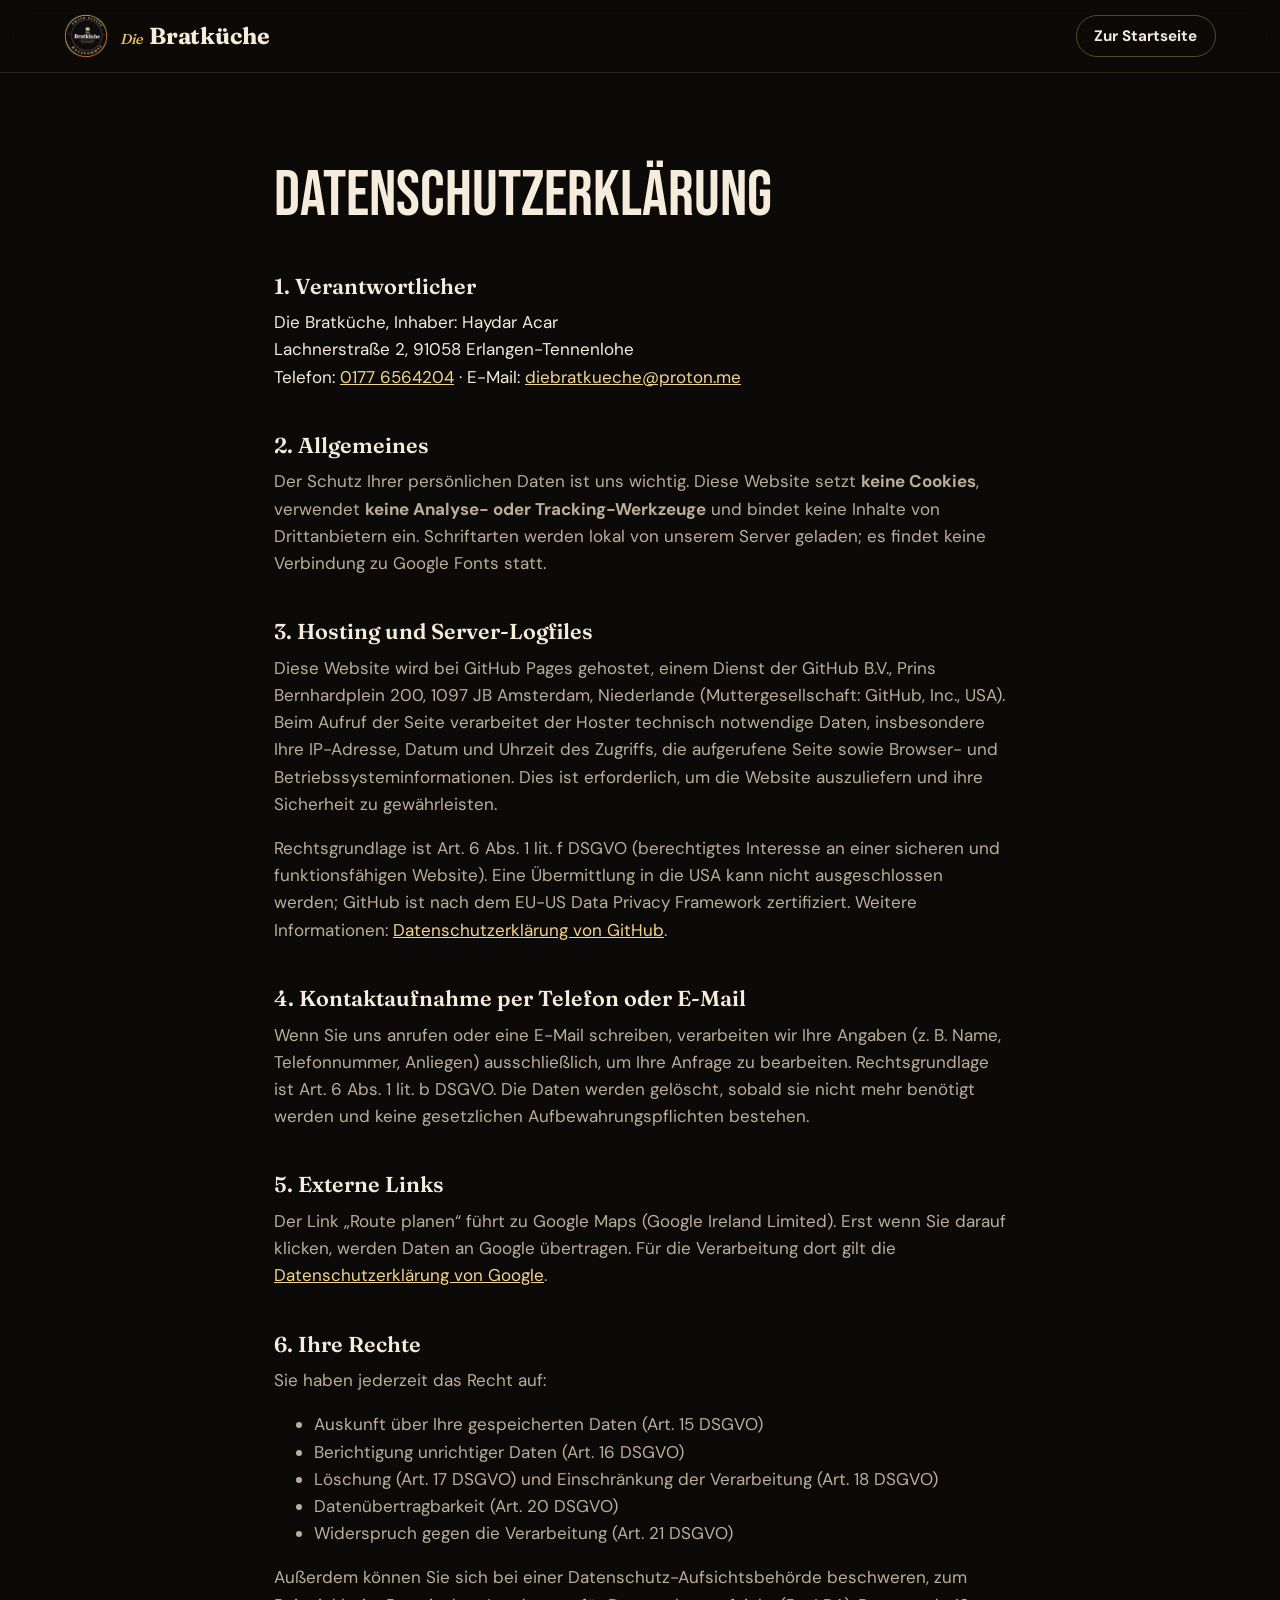
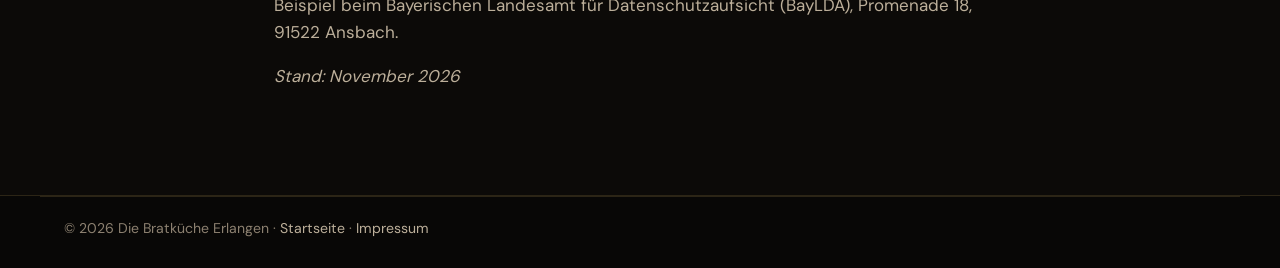
<file: datenschutz.html>
<!doctype html>
<html lang="de">
<head>
  <meta charset="utf-8">
  <meta name="viewport" content="width=device-width, initial-scale=1">
  <title>Datenschutz – Die Bratküche Erlangen</title>
  <meta name="robots" content="noindex">
  <meta name="theme-color" content="#0C0A08">
  <link rel="icon" href="assets/img/icon-192.png" type="image/png">
  <link rel="stylesheet" href="assets/css/style.css">
  <script>document.documentElement.classList.add("js")</script>
</head>
<body>
  <header class="site-header">
    <div class="container header-inner">
      <a class="brand" href="index.html" aria-label="Die Bratküche – Startseite">
        <img class="brand-logo" src="assets/img/logo-96.png" width="44" height="44" alt="">
        <span class="brand-name"><small>Die</small> Bratküche</span>
      </a>
      <a class="btn btn-outline btn-small" href="index.html">Zur Startseite</a>
    </div>
  </header>

  <main class="legal">
    <div class="container">
      <!-- Hinweis: Diese Erklärung passt zur Website in ihrem aktuellen Zustand (keine Cookies, kein Tracking,
           Hosting über GitHub Pages). Bei neuen Funktionen (Kontaktformular, Online-Bestellung, eingebettete Karten,
           anderer Hoster) muss sie angepasst werden. -->

      <h1>Datenschutzerklärung</h1>

      <h2>1. Verantwortlicher</h2>
      <address>
        Die Bratküche, Inhaber: Haydar Acar<br>
        Lachnerstraße 2, 91058 Erlangen-Tennenlohe<br>
        Telefon: <a href="tel:+491776564204">0177 6564204</a> · E-Mail: <a href="mailto:diebratkueche@proton.me">diebratkueche@proton.me</a>
      </address>

      <h2>2. Allgemeines</h2>
      <p>
        Der Schutz Ihrer persönlichen Daten ist uns wichtig. Diese Website setzt
        <strong>keine Cookies</strong>, verwendet <strong>keine Analyse- oder Tracking-Werkzeuge</strong>
        und bindet keine Inhalte von Drittanbietern ein. Schriftarten werden lokal von
        unserem Server geladen; es findet keine Verbindung zu Google Fonts statt.
      </p>

      <h2>3. Hosting und Server-Logfiles</h2>
      <p>
        Diese Website wird bei GitHub Pages gehostet, einem Dienst der GitHub B.V.,
        Prins Bernhardplein 200, 1097 JB Amsterdam, Niederlande (Muttergesellschaft:
        GitHub, Inc., USA). Beim Aufruf der Seite verarbeitet der Hoster technisch notwendige
        Daten, insbesondere Ihre IP-Adresse, Datum und Uhrzeit des Zugriffs, die aufgerufene
        Seite sowie Browser- und Betriebssysteminformationen. Dies ist erforderlich, um die
        Website auszuliefern und ihre Sicherheit zu gewährleisten.
      </p>
      <p>
        Rechtsgrundlage ist Art. 6 Abs. 1 lit. f DSGVO (berechtigtes Interesse an einer
        sicheren und funktionsfähigen Website). Eine Übermittlung in die USA kann nicht
        ausgeschlossen werden; GitHub ist nach dem EU-US Data Privacy Framework zertifiziert.
        Weitere Informationen: <a href="https://docs.github.com/de/site-policy/privacy-policies/github-general-privacy-statement" target="_blank" rel="noopener">Datenschutzerklärung von GitHub</a>.
      </p>

      <h2>4. Kontaktaufnahme per Telefon oder E-Mail</h2>
      <p>
        Wenn Sie uns anrufen oder eine E-Mail schreiben, verarbeiten wir Ihre Angaben
        (z.&nbsp;B. Name, Telefonnummer, Anliegen) ausschließlich, um Ihre Anfrage zu bearbeiten. Rechtsgrundlage ist Art. 6 Abs. 1 lit. b DSGVO.
        Die Daten werden gelöscht, sobald sie nicht mehr benötigt werden und keine
        gesetzlichen Aufbewahrungspflichten bestehen.
      </p>

      <h2>5. Externe Links</h2>
      <p>
        Der Link „Route planen“ führt zu Google Maps (Google Ireland Limited). Erst wenn Sie
        darauf klicken, werden Daten an Google übertragen. Für die Verarbeitung dort gilt die
        <a href="https://policies.google.com/privacy?hl=de" target="_blank" rel="noopener">Datenschutzerklärung von Google</a>.
      </p>

      <h2>6. Ihre Rechte</h2>
      <p>Sie haben jederzeit das Recht auf:</p>
      <ul>
        <li>Auskunft über Ihre gespeicherten Daten (Art. 15 DSGVO)</li>
        <li>Berichtigung unrichtiger Daten (Art. 16 DSGVO)</li>
        <li>Löschung (Art. 17 DSGVO) und Einschränkung der Verarbeitung (Art. 18 DSGVO)</li>
        <li>Datenübertragbarkeit (Art. 20 DSGVO)</li>
        <li>Widerspruch gegen die Verarbeitung (Art. 21 DSGVO)</li>
      </ul>
      <p>
        Außerdem können Sie sich bei einer Datenschutz-Aufsichtsbehörde beschweren,
        zum Beispiel beim Bayerischen Landesamt für Datenschutzaufsicht (BayLDA), Promenade 18, 91522 Ansbach.
      </p>

      <p><em>Stand: November 2026</em></p>
    </div>
  </main>

  <footer class="site-footer legal-footer">
    <div class="container footer-bottom">
      <p>© <span data-year>2026</span> Die Bratküche Erlangen · <a href="index.html">Startseite</a> · <a href="impressum.html">Impressum</a></p>
    </div>
  </footer>
  <script src="assets/js/main.js" defer></script>
</body>
</html>
</file>
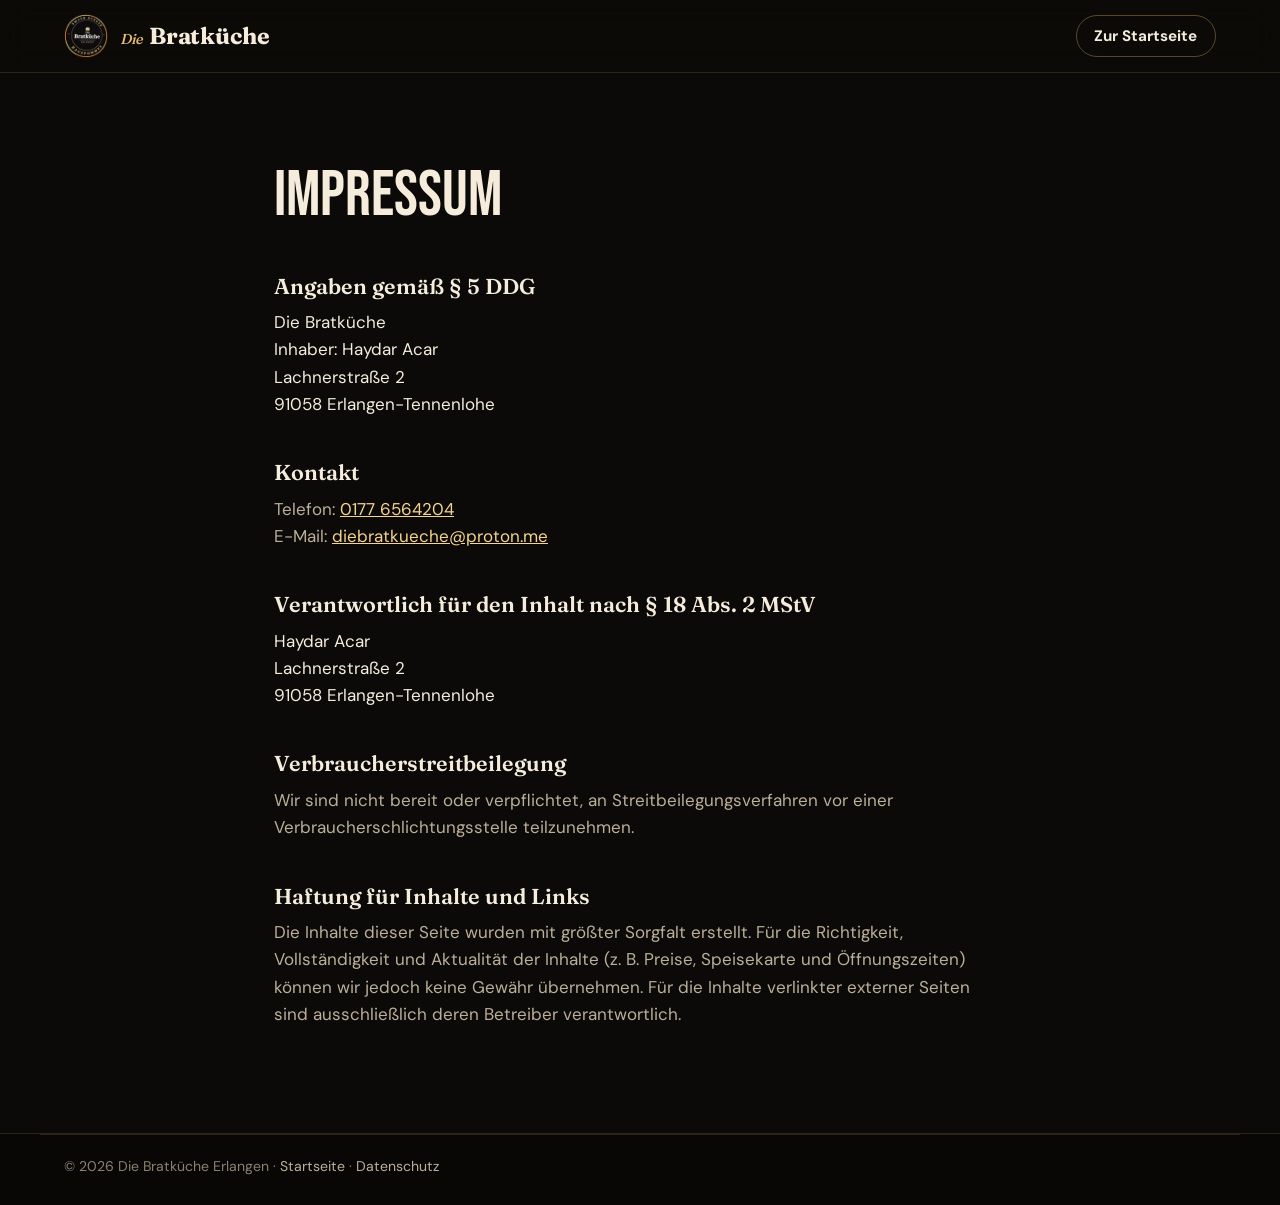
<file: impressum.html>
<!doctype html>
<html lang="de">
<head>
  <meta charset="utf-8">
  <meta name="viewport" content="width=device-width, initial-scale=1">
  <title>Impressum – Die Bratküche Erlangen</title>
  <meta name="robots" content="noindex">
  <meta name="theme-color" content="#0C0A08">
  <link rel="icon" href="assets/img/icon-192.png" type="image/png">
  <link rel="stylesheet" href="assets/css/style.css">
  <script>document.documentElement.classList.add("js")</script>
</head>
<body>
  <header class="site-header">
    <div class="container header-inner">
      <a class="brand" href="index.html" aria-label="Die Bratküche – Startseite">
        <img class="brand-logo" src="assets/img/logo-96.png" width="44" height="44" alt="">
        <span class="brand-name"><small>Die</small> Bratküche</span>
      </a>
      <a class="btn btn-outline btn-small" href="index.html">Zur Startseite</a>
    </div>
  </header>

  <main class="legal">
    <div class="container">
      <h1>Impressum</h1>

      <h2>Angaben gemäß § 5 DDG</h2>
      <address>
        Die Bratküche<br>
        Inhaber: Haydar Acar<br>
        Lachnerstraße 2<br>
        91058 Erlangen-Tennenlohe
      </address>

      <h2>Kontakt</h2>
      <p>
        Telefon: <a href="tel:+491776564204">0177 6564204</a><br>
        E-Mail: <a href="mailto:diebratkueche@proton.me">diebratkueche@proton.me</a>
      </p>

      <!-- Falls eine Umsatzsteuer-Identifikationsnummer vorhanden ist, hier einfügen:
      <h2>Umsatzsteuer-ID</h2>
      <p>
        Umsatzsteuer-Identifikationsnummer gemäß § 27a Umsatzsteuergesetz:<br>
        DE XXXXXXXXX
      </p>
      -->

      <h2>Verantwortlich für den Inhalt nach § 18 Abs. 2 MStV</h2>
      <address>
        Haydar Acar<br>
        Lachnerstraße 2<br>
        91058 Erlangen-Tennenlohe
      </address>

      <h2>Verbraucherstreitbeilegung</h2>
      <p>
        Wir sind nicht bereit oder verpflichtet, an Streitbeilegungsverfahren
        vor einer Verbraucherschlichtungsstelle teilzunehmen.
      </p>

      <h2>Haftung für Inhalte und Links</h2>
      <p>
        Die Inhalte dieser Seite wurden mit größter Sorgfalt erstellt. Für die Richtigkeit,
        Vollständigkeit und Aktualität der Inhalte (z.&nbsp;B. Preise, Speisekarte und Öffnungszeiten)
        können wir jedoch keine Gewähr übernehmen. Für die Inhalte verlinkter externer Seiten
        sind ausschließlich deren Betreiber verantwortlich.
      </p>
    </div>
  </main>

  <footer class="site-footer legal-footer">
    <div class="container footer-bottom">
      <p>© <span data-year>2026</span> Die Bratküche Erlangen · <a href="index.html">Startseite</a> · <a href="datenschutz.html">Datenschutz</a></p>
    </div>
  </footer>
  <script src="assets/js/main.js" defer></script>
</body>
</html>
</file>
<file: assets/css/style.css>
/* ==========================================================
   Die Bratküche Erlangen – Stylesheet
   Farben und Schriften zentral in :root anpassen.
   ========================================================== */

@font-face {
  font-family: "Bebas Neue";
  font-style: normal;
  font-weight: 400;
  font-display: swap;
  src: url("../fonts/bebas-neue-latin-400-normal.woff2") format("woff2");
}
@font-face {
  font-family: "Fraunces";
  font-style: normal;
  font-weight: 100 900;
  font-display: swap;
  src: url("../fonts/fraunces-latin-wght-normal.woff2") format("woff2");
}
@font-face {
  font-family: "DM Sans";
  font-style: normal;
  font-weight: 100 1000;
  font-display: swap;
  src: url("../fonts/dm-sans-latin-wght-normal.woff2") format("woff2");
}
@font-face {
  font-family: "Caveat";
  font-style: normal;
  font-weight: 400 700;
  font-display: swap;
  src: url("../fonts/caveat-latin-wght-normal.woff2") format("woff2");
}

:root {
  --bg: #0C0A08;
  --bg-2: #13100D;
  --surface: #191410;
  --surface-2: #211A14;
  --line: rgba(231, 190, 107, .16);
  --line-strong: rgba(231, 190, 107, .34);

  --text: #F5ECDC;
  --muted: #BCAF9A;
  --faint: #8C8070;

  --gold: #E7BE6B;
  --gold-light: #F4D48E;
  --gold-deep: #C8963F;
  --ember: #EE7A2C;

  --hot: #FF8F73;
  --hot-bg: rgba(255, 120, 90, .13);
  --veg: #A6D178;
  --veg-bg: rgba(150, 200, 100, .13);

  --radius: 20px;
  --radius-sm: 12px;

  --f-display: "Bebas Neue", Impact, "Arial Narrow", sans-serif;
  --f-serif: "Fraunces", Georgia, "Times New Roman", serif;
  --f-body: "DM Sans", system-ui, -apple-system, "Segoe UI", Roboto, sans-serif;
  --f-hand: "Caveat", "Segoe Print", "Bradley Hand", cursive;

  --header-h: 72px;
  color-scheme: dark;
}

/* ---------- Basis ---------- */
*, *::before, *::after { box-sizing: border-box; }

html {
  scroll-padding-top: calc(var(--header-h) + 12px);
  -webkit-text-size-adjust: 100%;
}
@media (prefers-reduced-motion: no-preference) {
  html { scroll-behavior: smooth; }
}

body {
  margin: 0;
  background: var(--bg);
  color: var(--text);
  font-family: var(--f-body);
  font-size: 1.0625rem;
  line-height: 1.6;
  -webkit-font-smoothing: antialiased;
  overflow-x: hidden;
}

img, svg { display: block; max-width: 100%; }
img { height: auto; }
a { color: inherit; }
p { margin: 0 0 1em; }
h1, h2, h3, h4 { margin: 0; font-weight: 600; line-height: 1.1; text-wrap: balance; }

:focus-visible {
  outline: 3px solid var(--gold);
  outline-offset: 3px;
  border-radius: 6px;
}

.container {
  width: 100%;
  max-width: 1200px;
  margin-inline: auto;
  padding-inline: 24px;
}
@media (max-width: 640px) {
  .container { padding-inline: 16px; }
}

.visually-hidden {
  position: absolute !important;
  width: 1px; height: 1px;
  padding: 0; margin: -1px;
  overflow: hidden; clip: rect(0 0 0 0);
  white-space: nowrap; border: 0;
}

.skip-link {
  position: absolute;
  left: 16px; top: -100px;
  z-index: 100;
  background: var(--gold);
  color: var(--bg);
  padding: 10px 16px;
  border-radius: 10px;
  font-weight: 700;
  text-decoration: none;
}
.skip-link:focus { top: 12px; }

.eyebrow {
  margin: 0 0 10px;
  font-size: .78rem;
  font-weight: 700;
  letter-spacing: .2em;
  text-transform: uppercase;
  color: var(--gold);
}

.section { padding-block: clamp(64px, 9vw, 120px); }
.section-title {
  font-family: var(--f-display);
  font-weight: 400;
  font-size: clamp(2.8rem, 6vw, 4.5rem);
  line-height: .95;
  letter-spacing: .01em;
  margin-bottom: 20px;
}

/* ---------- Buttons ---------- */
.btn {
  display: inline-flex;
  align-items: center;
  justify-content: center;
  gap: .5rem;
  min-height: 50px;
  padding: .8rem 1.5rem;
  border-radius: 999px;
  border: 1.5px solid transparent;
  font: inherit;
  font-weight: 700;
  font-size: 1rem;
  line-height: 1.2;
  text-decoration: none;
  cursor: pointer;
  transition: background-color .2s, color .2s, border-color .2s, transform .2s, box-shadow .2s;
}
.btn:active { transform: translateY(1px); }
.btn svg { width: 18px; height: 18px; flex: none; }

.btn-gold {
  background: linear-gradient(180deg, var(--gold-light), var(--gold));
  color: #1A120A;
  box-shadow: 0 6px 24px rgba(238, 122, 44, .22);
}
.btn-gold:hover { background: linear-gradient(180deg, #F8DEA4, var(--gold-light)); box-shadow: 0 8px 30px rgba(238, 122, 44, .35); }

.btn-outline { border-color: var(--line-strong); color: var(--text); }
.btn-outline:hover { border-color: var(--gold); color: var(--gold-light); }

.btn-small { min-height: 42px; padding: .5rem 1.1rem; font-size: .95rem; }

/* ---------- Kopfzeile ---------- */
.site-header {
  position: sticky;
  top: 0;
  z-index: 50;
  background: rgba(12, 10, 8, .9);
  -webkit-backdrop-filter: saturate(140%) blur(12px);
  backdrop-filter: saturate(140%) blur(12px);
  border-bottom: 1px solid var(--line);
}
.header-inner {
  display: flex;
  align-items: center;
  gap: 24px;
  height: var(--header-h);
}

.brand {
  display: inline-flex;
  align-items: center;
  gap: 12px;
  margin-right: auto;
  text-decoration: none;
}
.brand-logo { width: 44px; height: 44px; border-radius: 50%; }
.brand-name {
  font-family: var(--f-serif);
  font-size: 1.45rem;
  font-weight: 700;
  letter-spacing: -0.01em;
  color: var(--text);
  white-space: nowrap;
}
.brand-name small {
  font-size: .62em;
  font-weight: 500;
  font-style: italic;
  color: var(--gold);
  margin-right: 2px;
}

.nav { display: flex; gap: 4px; }
.nav a {
  padding: 8px 14px;
  border-radius: 999px;
  text-decoration: none;
  color: var(--muted);
  font-weight: 500;
  transition: color .2s, background-color .2s;
}
.nav a:hover { color: var(--text); background: rgba(231, 190, 107, .08); }

.nav-toggle {
  display: none;
  width: 46px; height: 46px;
  border: 1px solid var(--line-strong);
  border-radius: 12px;
  background: transparent;
  color: var(--text);
  cursor: pointer;
  padding: 0;
  flex-direction: column;
  align-items: center;
  justify-content: center;
  gap: 5px;
}
.nav-toggle span {
  display: block;
  width: 20px; height: 2px;
  background: currentColor;
  border-radius: 2px;
  transition: transform .25s, opacity .25s;
}
.nav-toggle[aria-expanded="true"] span:nth-child(1) { transform: translateY(7px) rotate(45deg); }
.nav-toggle[aria-expanded="true"] span:nth-child(2) { opacity: 0; }
.nav-toggle[aria-expanded="true"] span:nth-child(3) { transform: translateY(-7px) rotate(-45deg); }

@media (max-width: 900px) {
  .header-inner { gap: 10px; }
  .nav-toggle { display: inline-flex; }
  .nav {
    display: none;
    position: absolute;
    top: var(--header-h);
    left: 0; right: 0;
    flex-direction: column;
    gap: 2px;
    padding: 12px 16px 20px;
    background: var(--bg);
    border-bottom: 1px solid var(--line);
    box-shadow: 0 24px 48px rgba(0, 0, 0, .5);
  }
  .nav.is-open { display: flex; }
  .nav a { padding: 14px 12px; font-size: 1.1rem; color: var(--text); border-radius: 10px; }
  html:not(.js) .nav { display: flex; position: static; flex-direction: row; flex-wrap: wrap; padding: 0; box-shadow: none; border: 0; background: none; }
  html:not(.js) .header-inner { height: auto; flex-wrap: wrap; padding-block: 12px; }
}
@media (max-width: 400px) {
  .brand { gap: 8px; }
  .brand-logo { width: 38px; height: 38px; }
  .brand-name { font-size: 1.25rem; }
  .header-cta span { display: none; }
  .header-cta { width: 46px; padding: 0; }
}

/* ---------- Hero ---------- */
.hero {
  position: relative;
  overflow: hidden;
  background:
    radial-gradient(50% 60% at 78% 45%, rgba(238, 122, 44, .2), transparent 70%),
    radial-gradient(40% 50% at 0% 100%, rgba(231, 190, 107, .07), transparent 70%),
    var(--bg);
}
.hero-inner {
  display: grid;
  grid-template-columns: 1fr 1.05fr;
  align-items: center;
  gap: clamp(32px, 5vw, 72px);
  padding-block: clamp(48px, 7vw, 96px) clamp(64px, 8vw, 112px);
}
.kicker {
  margin: 22px 0 6px;
  font-family: var(--f-serif);
  font-style: italic;
  font-size: 1.15rem;
  color: var(--gold);
}
.hero-title {
  font-family: var(--f-display);
  font-weight: 400;
  font-size: clamp(3.4rem, 7vw, 6rem);
  line-height: .9;
  letter-spacing: .005em;
  margin-bottom: 24px;
}
.hero-title span {
  display: block;
  color: var(--gold);
  background: linear-gradient(180deg, var(--gold-light), var(--gold-deep));
  -webkit-background-clip: text;
  background-clip: text;
  -webkit-text-fill-color: transparent;
}
.lead {
  font-size: clamp(1.08rem, 1.5vw, 1.25rem);
  color: var(--muted);
  max-width: 40ch;
  margin-bottom: 2rem;
}
.hero-cta { display: flex; flex-wrap: wrap; gap: 12px; }
.hero-facts {
  display: flex;
  flex-wrap: wrap;
  gap: 10px 28px;
  margin: 2.2rem 0 0;
  padding: 0;
  list-style: none;
  color: var(--muted);
  font-size: .95rem;
}
.hero-facts li { display: inline-flex; align-items: center; gap: 8px; }
.hero-facts svg { width: 18px; height: 18px; color: var(--gold); }
.hero-facts a { color: var(--text); font-weight: 600; text-decoration-color: var(--line-strong); text-underline-offset: 4px; }
.hero-facts a:hover { color: var(--gold-light); }

.hero-visual { position: relative; margin: 0; }
.hero-visual img {
  width: 100%;
  aspect-ratio: 5 / 4;
  object-fit: cover;
  object-position: 50% 55%;
  border-radius: 28px;
  border: 1px solid var(--line-strong);
  box-shadow: 0 0 0 8px rgba(231, 190, 107, .05), 0 30px 90px rgba(238, 122, 44, .22);
}
.badge {
  position: absolute;
  left: -22px;
  bottom: -26px;
  width: 132px; height: 132px;
  border-radius: 50%;
  display: grid;
  place-content: center;
  text-align: center;
  background: radial-gradient(circle at 35% 30%, var(--gold-light), var(--gold) 55%, var(--gold-deep));
  color: #1A120A;
  box-shadow: 0 0 0 5px var(--bg), 0 0 0 6px var(--line-strong), 0 14px 40px rgba(0, 0, 0, .5);
  transform: rotate(-8deg);
}
.badge-no { font-family: var(--f-display); font-size: .95rem; letter-spacing: .12em; line-height: 1; }
.badge-name { font-family: var(--f-serif); font-weight: 700; font-size: .95rem; line-height: 1.05; margin: 2px 0; }
.badge-price { font-family: var(--f-display); font-size: 2.3rem; line-height: .95; }

@media (max-width: 900px) {
  .hero-inner { grid-template-columns: 1fr; }
  .hero-visual { order: -1; }
  .badge { left: auto; right: 12px; bottom: -28px; width: 112px; height: 112px; }
  .badge-price { font-size: 1.95rem; }
  .badge-name { font-size: .82rem; }
}

/* ---------- Status (Jetzt geöffnet) ---------- */
.status {
  display: inline-flex;
  align-items: center;
  gap: 10px;
  margin: 0;
  padding: 7px 14px 7px 12px;
  border-radius: 999px;
  border: 1px solid var(--line-strong);
  background: rgba(231, 190, 107, .06);
  font-size: .92rem;
  font-weight: 500;
}
.status-text { color: inherit; text-decoration: none; }
a.status-text:hover { text-decoration: underline; }
.status-dot {
  width: 9px; height: 9px;
  border-radius: 50%;
  background: var(--gold);
  flex: none;
}
.status.is-open .status-dot { background: #4ADE80; }
.status.is-closed .status-dot { background: #F87171; }
.status.is-break .status-dot { background: #FBBF24; }
@media (prefers-reduced-motion: no-preference) {
  .status.is-open .status-dot { animation: pulse 2.2s infinite; }
}
@keyframes pulse {
  0%   { box-shadow: 0 0 0 0 rgba(74, 222, 128, .55); }
  70%  { box-shadow: 0 0 0 9px rgba(74, 222, 128, 0); }
  100% { box-shadow: 0 0 0 0 rgba(74, 222, 128, 0); }
}

/* ---------- Laufband ---------- */
.band {
  overflow: hidden;
  background: linear-gradient(90deg, var(--gold-deep), var(--gold) 30%, var(--gold-light) 50%, var(--gold) 70%, var(--gold-deep));
  color: #1A120A;
  border-block: 1px solid rgba(0, 0, 0, .4);
}
.band-track {
  display: flex;
  width: max-content;
  padding-block: 12px;
}
.band-track span {
  font-family: var(--f-display);
  font-size: 1.55rem;
  letter-spacing: .06em;
  line-height: 1;
  white-space: nowrap;
  padding-inline: 22px;
  display: inline-flex;
  align-items: center;
  gap: 44px;
}
.band-track span::after { content: "◆"; font-size: .6em; opacity: .7; margin-right: -22px; }
@media (prefers-reduced-motion: no-preference) {
  .band-track { animation: marquee 38s linear infinite; }
}
@keyframes marquee {
  to { transform: translateX(-50%); }
}

/* ---------- Speisekarte ---------- */
.menu { background: var(--bg); }
.menu-fries {
  background:
    radial-gradient(50% 40% at 100% 0%, rgba(238, 122, 44, .1), transparent 70%),
    var(--bg-2);
  border-top: 1px solid var(--line);
}

.menu-head {
  display: grid;
  grid-template-columns: 1fr auto;
  align-items: end;
  gap: 24px 48px;
  margin-bottom: 40px;
  padding-bottom: 28px;
  border-bottom: 1px solid var(--line-strong);
}
.menu-title {
  display: flex;
  align-items: center;
  gap: 18px;
  font-family: var(--f-display);
  font-weight: 400;
  font-size: clamp(3.6rem, 9vw, 6.4rem);
  line-height: .9;
  letter-spacing: .01em;
  margin-bottom: 16px;
}
.menu-icon { width: clamp(42px, 6vw, 60px); height: auto; color: var(--gold); flex: none; }
.menu-intro { color: var(--muted); max-width: 58ch; margin: 0; }
.menu-intro strong { color: var(--text); font-family: var(--f-serif); font-style: italic; font-weight: 600; }

.hand-notes {
  list-style: none;
  margin: 0;
  padding: 0;
  font-family: var(--f-hand);
  font-size: 1.6rem;
  font-weight: 600;
  line-height: 1.15;
  color: var(--gold-light);
  text-align: right;
}
.hand-notes li { transform: rotate(-3deg); }
.hand-notes li + li { margin-top: 4px; }
.hand-notes li::before { content: "↘ "; color: var(--gold-deep); }

@media (max-width: 760px) {
  .menu-head { grid-template-columns: 1fr; }
  .hand-notes { text-align: left; display: flex; flex-wrap: wrap; gap: 4px 20px; font-size: 1.4rem; }
  .hand-notes li + li { margin-top: 0; }
  .hand-notes li::before { content: "✓ "; }
}

.items {
  list-style: none;
  margin: 0;
  padding: 0;
  display: grid;
  grid-template-columns: repeat(2, minmax(0, 1fr));
  gap: 16px;
}
.item {
  display: grid;
  grid-template-columns: 40px minmax(0, 1fr) auto;
  gap: 4px 16px;
  align-items: start;
  padding: 22px 22px 20px;
  background: linear-gradient(180deg, var(--surface-2), var(--surface));
  border: 1px solid var(--line);
  border-radius: var(--radius);
  transition: border-color .2s, transform .2s;
}
.item:hover { border-color: var(--line-strong); }

.item-no {
  width: 38px; height: 38px;
  display: grid;
  place-items: center;
  border-radius: 50%;
  border: 1.5px solid var(--gold);
  color: var(--gold);
  font-family: var(--f-display);
  font-size: 1.25rem;
  line-height: 1;
  padding-top: 2px;
}
.item h3 {
  font-family: var(--f-serif);
  font-size: 1.38rem;
  font-weight: 650;
  letter-spacing: -0.01em;
  line-height: 1.2;
  margin-top: 4px;
}
.item-sub {
  margin: 6px 0 6px;
  font-size: .72rem;
  font-weight: 700;
  letter-spacing: .18em;
  text-transform: uppercase;
  color: var(--gold);
}
.item-desc { margin: 0; color: var(--muted); font-size: .96rem; line-height: 1.5; }

.note {
  margin: 8px 0 0;
  font-family: var(--f-hand);
  font-size: 1.5rem;
  font-weight: 600;
  line-height: 1;
  color: var(--gold-light);
  transform: rotate(-3deg);
  transform-origin: left center;
}

.prices { display: flex; gap: 8px; }
.price-box {
  display: flex;
  flex-direction: column;
  align-items: center;
  min-width: 70px;
  padding: 6px 10px 5px;
  border: 1px solid var(--line-strong);
  border-radius: 12px;
  font-family: var(--f-display);
  font-size: 1.6rem;
  line-height: 1;
  color: var(--text);
  white-space: nowrap;
}
.price-box small {
  font-family: var(--f-body);
  font-size: .62rem;
  font-weight: 700;
  letter-spacing: .14em;
  text-transform: uppercase;
  color: var(--faint);
  margin-bottom: 4px;
}
.price-box:first-child { border-color: var(--gold); color: var(--gold-light); }
.price-single { min-width: 0; padding: 8px 14px 6px; }

.tag {
  display: inline-block;
  vertical-align: 4px;
  margin-left: 6px;
  padding: 3px 9px 2px;
  border-radius: 999px;
  font-family: var(--f-body);
  font-size: .64rem;
  font-weight: 800;
  letter-spacing: .1em;
  text-transform: uppercase;
  line-height: 1.5;
}
.tag-hot { background: var(--hot-bg); color: var(--hot); }
.tag-hot::before { content: "🌶 "; }
.tag-veg { background: var(--veg-bg); color: var(--veg); }
.tag-veg::before { content: "🌱 "; }

.soon {
  display: inline-flex;
  align-items: center;
  gap: 6px;
  padding: 7px 12px;
  border: 1px solid var(--line-strong);
  border-radius: 999px;
  font-size: .7rem;
  font-weight: 800;
  letter-spacing: .12em;
  text-transform: uppercase;
  color: var(--gold);
  white-space: nowrap;
}
.soon::before {
  content: "";
  width: 12px; height: 12px;
  background: currentColor;
  -webkit-mask: url("data:image/svg+xml,%3Csvg xmlns='http://www.w3.org/2000/svg' viewBox='0 0 24 24'%3E%3Cpath d='M7 10V7a5 5 0 0 1 10 0v3h1a1 1 0 0 1 1 1v10a1 1 0 0 1-1 1H6a1 1 0 0 1-1-1V11a1 1 0 0 1 1-1zm2 0h6V7a3 3 0 0 0-6 0z'/%3E%3C/svg%3E") center / contain no-repeat;
  mask: url("data:image/svg+xml,%3Csvg xmlns='http://www.w3.org/2000/svg' viewBox='0 0 24 24'%3E%3Cpath d='M7 10V7a5 5 0 0 1 10 0v3h1a1 1 0 0 1 1 1v10a1 1 0 0 1-1 1H6a1 1 0 0 1-1-1V11a1 1 0 0 1 1-1zm2 0h6V7a3 3 0 0 0-6 0z'/%3E%3C/svg%3E") center / contain no-repeat;
}
.item.is-soon { background: transparent; border-style: dashed; }
.item.is-soon .item-no { border-color: var(--line-strong); color: var(--faint); }
.item.is-soon .item-body { opacity: .6; }

@media (max-width: 960px) {
  .items { grid-template-columns: 1fr; }
}
@media (max-width: 560px) {
  .item { grid-template-columns: 34px minmax(0, 1fr); padding: 18px 16px; gap: 4px 12px; }
  .item-no { width: 32px; height: 32px; font-size: 1.1rem; }
  .item h3 { font-size: 1.25rem; margin-top: 2px; }
  .prices, .soon { grid-column: 2; justify-self: start; margin-top: 10px; }
}

/* Extras */
.extras {
  display: grid;
  grid-template-columns: auto 1fr;
  align-items: center;
  gap: 16px 40px;
  margin-top: 24px;
  padding: 22px 28px;
  border: 1px solid var(--line-strong);
  border-radius: var(--radius);
  background: rgba(231, 190, 107, .05);
}
.extras-title {
  margin: 0;
  font-family: var(--f-hand);
  font-size: 1.9rem;
  font-weight: 700;
  line-height: 1;
  color: var(--gold-light);
}
.extras-title small {
  display: block;
  margin-top: 6px;
  font-family: var(--f-body);
  font-size: .68rem;
  font-weight: 700;
  letter-spacing: .16em;
  text-transform: uppercase;
  color: var(--faint);
}
.extras-list {
  list-style: none;
  margin: 0;
  padding: 0;
  display: grid;
  grid-template-columns: repeat(4, minmax(0, 1fr));
  gap: 8px 28px;
}
.extras-list li { display: flex; justify-content: space-between; gap: 10px; border-bottom: 1px dotted var(--line-strong); padding-bottom: 4px; }
.extras-list li span:last-child { font-family: var(--f-display); font-size: 1.25rem; color: var(--gold); line-height: 1.3; }
@media (max-width: 960px) {
  .extras { grid-template-columns: 1fr; }
  .extras-list { grid-template-columns: repeat(2, minmax(0, 1fr)); }
}
@media (max-width: 420px) {
  .extras { padding: 20px 16px; }
  .extras-list { grid-template-columns: 1fr; }
}

/* Pommes-Basis */
.fries-base {
  display: grid;
  grid-template-columns: 40px 1fr;
  gap: 16px;
  padding: 26px 28px;
  margin-bottom: 24px;
  border: 1px solid var(--gold);
  border-radius: var(--radius);
  background:
    radial-gradient(60% 120% at 0% 0%, rgba(231, 190, 107, .12), transparent 70%),
    var(--surface);
  box-shadow: 0 20px 60px rgba(238, 122, 44, .1);
}
.base-list { list-style: none; margin: 0; padding: 0; }
.base-list li { display: flex; align-items: baseline; gap: 12px; padding: 4px 0; }
.base-list h3 { font-family: var(--f-serif); font-size: clamp(1.3rem, 2.4vw, 1.7rem); font-weight: 650; }
.dots { flex: 1; min-width: 16px; border-bottom: 2px dotted var(--line-strong); transform: translateY(-6px); }
.base-price { font-family: var(--f-display); font-size: clamp(1.7rem, 3vw, 2.2rem); color: var(--gold-light); line-height: 1; white-space: nowrap; }
.toppings {
  display: flex;
  flex-wrap: wrap;
  align-items: center;
  gap: 8px;
  margin: 18px 0 0;
  padding-top: 16px;
  border-top: 1px solid var(--line);
}
.toppings-label {
  font-size: .72rem;
  font-weight: 800;
  letter-spacing: .18em;
  text-transform: uppercase;
  color: var(--gold);
  margin-right: 6px;
}
.topping {
  padding: 6px 12px;
  border-radius: 999px;
  background: rgba(231, 190, 107, .08);
  border: 1px solid var(--line);
  font-size: .92rem;
}
.topping b { color: var(--gold-light); font-weight: 700; margin-left: 4px; }
@media (max-width: 560px) {
  .fries-base { grid-template-columns: 34px 1fr; padding: 20px 16px; gap: 12px; }
  .fries-base .item-no { width: 32px; height: 32px; font-size: 1.1rem; }
}

.subhead { display: flex; flex-wrap: wrap; align-items: baseline; gap: 6px 20px; margin-bottom: 24px; }
.subhead .eyebrow { flex-basis: 100%; margin: 0; }
.subhead-title {
  font-family: var(--f-display);
  font-weight: 400;
  font-size: clamp(2.4rem, 5vw, 3.6rem);
  line-height: 1;
  letter-spacing: .01em;
}
.note-inline { margin: 0; font-size: 1.7rem; }

.menu-note {
  margin: 32px 0 0;
  padding-top: 20px;
  border-top: 1px solid var(--line);
  color: var(--faint);
  font-size: .9rem;
}
.menu-note strong { color: var(--muted); }

/* ---------- Galerie ---------- */
.gallery {
  background: var(--bg);
  padding-bottom: clamp(48px, 7vw, 96px);
}
.gallery-grid {
  display: grid;
  grid-template-columns: repeat(4, minmax(0, 1fr));
  grid-auto-rows: clamp(220px, 26vw, 360px);
  gap: 16px;
}
.gallery figure {
  position: relative;
  margin: 0;
  overflow: hidden;
  border-radius: var(--radius);
  border: 1px solid var(--line);
  background: var(--surface);
}
.gallery figure.is-wide { grid-column: span 2; }
.gallery picture, .gallery img { display: block; width: 100%; height: 100%; }
.gallery img { object-fit: cover; transition: transform .6s ease; }
.gallery figure::after {
  content: "";
  position: absolute;
  inset: auto 0 0;
  height: 45%;
  background: linear-gradient(180deg, transparent, rgba(12, 10, 8, .85));
  pointer-events: none;
}
.gallery figcaption {
  position: absolute;
  left: 18px;
  right: 18px;
  bottom: 12px;
  z-index: 1;
  font-family: var(--f-hand);
  font-size: 1.65rem;
  font-weight: 600;
  line-height: 1.1;
  color: var(--gold-light);
  text-shadow: 0 2px 12px rgba(0, 0, 0, .6);
}
@media (hover: hover) and (prefers-reduced-motion: no-preference) {
  .gallery figure:hover img { transform: scale(1.04); }
}
@media (max-width: 760px) {
  .gallery-grid {
    grid-template-columns: repeat(2, minmax(0, 1fr));
    grid-auto-rows: 58vw;
    gap: 12px;
  }
  .gallery figcaption { left: 12px; right: 12px; bottom: 8px; font-size: 1.35rem; }
}

/* Foto Loaded Fries */
.fries-feature {
  position: relative;
  margin: 0 0 56px;
  overflow: hidden;
  border-radius: var(--radius);
  border: 1px solid var(--line-strong);
  box-shadow: 0 24px 70px rgba(238, 122, 44, .14);
}
.fries-feature picture, .fries-feature img { display: block; width: 100%; }
.fries-feature img {
  aspect-ratio: 21 / 9;
  object-fit: cover;
  object-position: 50% 40%;
}
.feature-tag {
  position: absolute;
  left: 20px;
  bottom: 20px;
  display: flex;
  align-items: baseline;
  gap: 12px;
  padding: 10px 18px;
  border-radius: 999px;
  background: linear-gradient(180deg, var(--gold-light), var(--gold));
  color: #1A120A;
  box-shadow: 0 10px 30px rgba(0, 0, 0, .45);
}
.feature-no { font-family: var(--f-display); font-size: 1rem; letter-spacing: .1em; }
.feature-name { font-family: var(--f-serif); font-weight: 700; font-size: 1.15rem; }
.feature-price { font-family: var(--f-display); font-size: 1.6rem; line-height: 1; }
@media (max-width: 640px) {
  .fries-feature { margin-bottom: 44px; }
  .fries-feature img { aspect-ratio: 4 / 3; }
  .feature-tag { left: 12px; right: 12px; bottom: 12px; justify-content: space-between; padding: 8px 14px; gap: 8px; }
  .feature-name { font-size: 1rem; }
  .feature-price { font-size: 1.35rem; }
}

/* ---------- Über uns ---------- */
.about {
  background:
    radial-gradient(45% 60% at 25% 50%, rgba(238, 122, 44, .12), transparent 70%),
    var(--bg);
  border-top: 1px solid var(--line);
}
.about-grid {
  display: grid;
  grid-template-columns: .9fr 1.1fr;
  align-items: center;
  gap: clamp(32px, 6vw, 88px);
}
.about-logo { margin: 0; }
.about-logo img { width: 100%; max-width: 480px; margin-inline: auto; border-radius: 50%; }
.about-copy p { color: var(--muted); font-size: 1.1rem; max-width: 54ch; }
.about-copy strong { color: var(--text); }
.signature {
  margin-top: 1.4rem;
  font-family: var(--f-hand);
  font-size: 1.9rem !important;
  font-weight: 600;
  color: var(--gold-light) !important;
}
@media (max-width: 860px) {
  .about-grid { grid-template-columns: 1fr; }
  .about-logo img { max-width: 300px; }
}

/* ---------- Besuch ---------- */
.visit { background: var(--bg-2); border-top: 1px solid var(--line); }
.visit-head { margin-bottom: 36px; }
.visit-grid {
  display: grid;
  grid-template-columns: 1.15fr 1fr;
  gap: 24px;
  align-items: start;
}
.card {
  padding: clamp(22px, 3.5vw, 36px);
  background: var(--surface);
  border: 1px solid var(--line);
  border-radius: var(--radius);
}
.card h3 { font-family: var(--f-serif); font-size: 1.6rem; font-weight: 650; margin-bottom: 16px; }

.hours-table { width: 100%; border-collapse: collapse; margin-top: 18px; font-variant-numeric: tabular-nums; }
.hours-table th, .hours-table td { padding: 11px 12px; text-align: left; border-bottom: 1px solid var(--line); vertical-align: top; }
.hours-table th { font-weight: 500; }
.hours-table td { text-align: right; color: var(--muted); }
.hours-table td span { white-space: nowrap; }
.hours-table td span + span::before { content: "& "; color: var(--faint); }
.hours-table tr:last-child th, .hours-table tr:last-child td { border-bottom: 0; }
.hours-table tr:not([data-hours]) td { color: var(--faint); font-style: italic; }
.hours-table tr.is-today th, .hours-table tr.is-today td {
  background: rgba(231, 190, 107, .12);
  color: var(--text);
  font-weight: 700;
}
.hours-table tr.is-today th { border-radius: 10px 0 0 10px; }
.hours-table tr.is-today td { border-radius: 0 10px 10px 0; }
.hours-table tr.is-today th::after {
  content: "Heute";
  margin-left: 8px;
  padding: 2px 8px 1px;
  border-radius: 999px;
  background: var(--gold);
  color: #1A120A;
  font-size: .66rem;
  letter-spacing: .08em;
  text-transform: uppercase;
  vertical-align: 2px;
}
@media (max-width: 480px) {
  .hours-table th, .hours-table td { padding: 10px 8px; }
  .hours-table td span { display: block; }
  .hours-table td span + span::before { content: none; }
}

.small-print { margin: 16px 0 0; font-size: .86rem; color: var(--faint); }

.contact-list { list-style: none; margin: 0 0 24px; padding: 0; }
.contact-list li { display: flex; gap: 16px; padding: 14px 0; border-bottom: 1px solid var(--line); }
.contact-list li:last-child { border-bottom: 0; }
.contact-list p { margin: 0; color: var(--muted); }
.contact-icon {
  flex: none;
  width: 42px; height: 42px;
  display: grid; place-items: center;
  border-radius: 12px;
  background: rgba(231, 190, 107, .1);
  color: var(--gold);
}
.contact-icon svg { width: 21px; height: 21px; }
.contact-label {
  display: block;
  font-size: .74rem;
  font-weight: 700;
  letter-spacing: .14em;
  text-transform: uppercase;
  color: var(--gold);
  margin-bottom: 2px;
}
.contact-list address { font-style: normal; line-height: 1.5; }
.contact-list a { font-weight: 600; text-underline-offset: 3px; }
.contact-cta { display: flex; flex-wrap: wrap; gap: 12px; }
@media (max-width: 860px) {
  .visit-grid { grid-template-columns: 1fr; }
}
@media (max-width: 420px) {
  .contact-cta .btn { flex: 1 1 100%; }
}

/* ---------- Fußzeile ---------- */
.site-footer {
  background: #080706;
  color: var(--muted);
  padding-top: 56px;
  border-top: 1px solid var(--line);
}
.footer-inner {
  display: grid;
  grid-template-columns: 1.6fr 1fr auto;
  gap: 32px;
  padding-bottom: 40px;
}
.footer-brand { display: flex; gap: 16px; align-items: flex-start; }
.footer-brand img { width: 56px; height: 56px; border-radius: 50%; flex: none; }
.footer-brand .brand-name { font-size: 1.6rem; }
.footer-brand p { margin: 6px 0 0; font-size: .95rem; }
.footer-nav { display: flex; flex-direction: column; gap: 8px; }
.site-footer a { text-decoration: none; color: var(--muted); }
.site-footer a:hover { color: var(--gold-light); text-decoration: underline; text-underline-offset: 3px; }
.footer-bottom {
  border-top: 1px solid var(--line);
  padding-block: 20px 28px;
  font-size: .88rem;
  color: var(--faint);
}
.footer-bottom p { margin: 0; }
@media (max-width: 760px) {
  .footer-inner { grid-template-columns: 1fr 1fr; }
  .footer-brand { grid-column: 1 / -1; }
}

/* ---------- Rechtliche Seiten (Impressum, Datenschutz) ---------- */
.legal { padding-block: clamp(48px, 7vw, 88px); }
.legal .container { max-width: 780px; }
.legal h1 { font-family: var(--f-display); font-weight: 400; font-size: clamp(2.8rem, 6vw, 4rem); margin-bottom: .4em; }
.legal h2 { font-family: var(--f-serif); font-size: 1.35rem; margin: 2em 0 .5em; }
.legal p, .legal li { color: var(--muted); }
.legal address { font-style: normal; color: var(--text); }
.legal a { color: var(--gold-light); }
.template-note {
  padding: 16px 20px;
  border-radius: var(--radius-sm);
  border: 1px dashed var(--gold);
  background: rgba(231, 190, 107, .08);
  color: var(--text) !important;
  font-size: .95rem;
  margin-bottom: 32px;
}
.legal-footer { padding-top: 0; }
</file>
